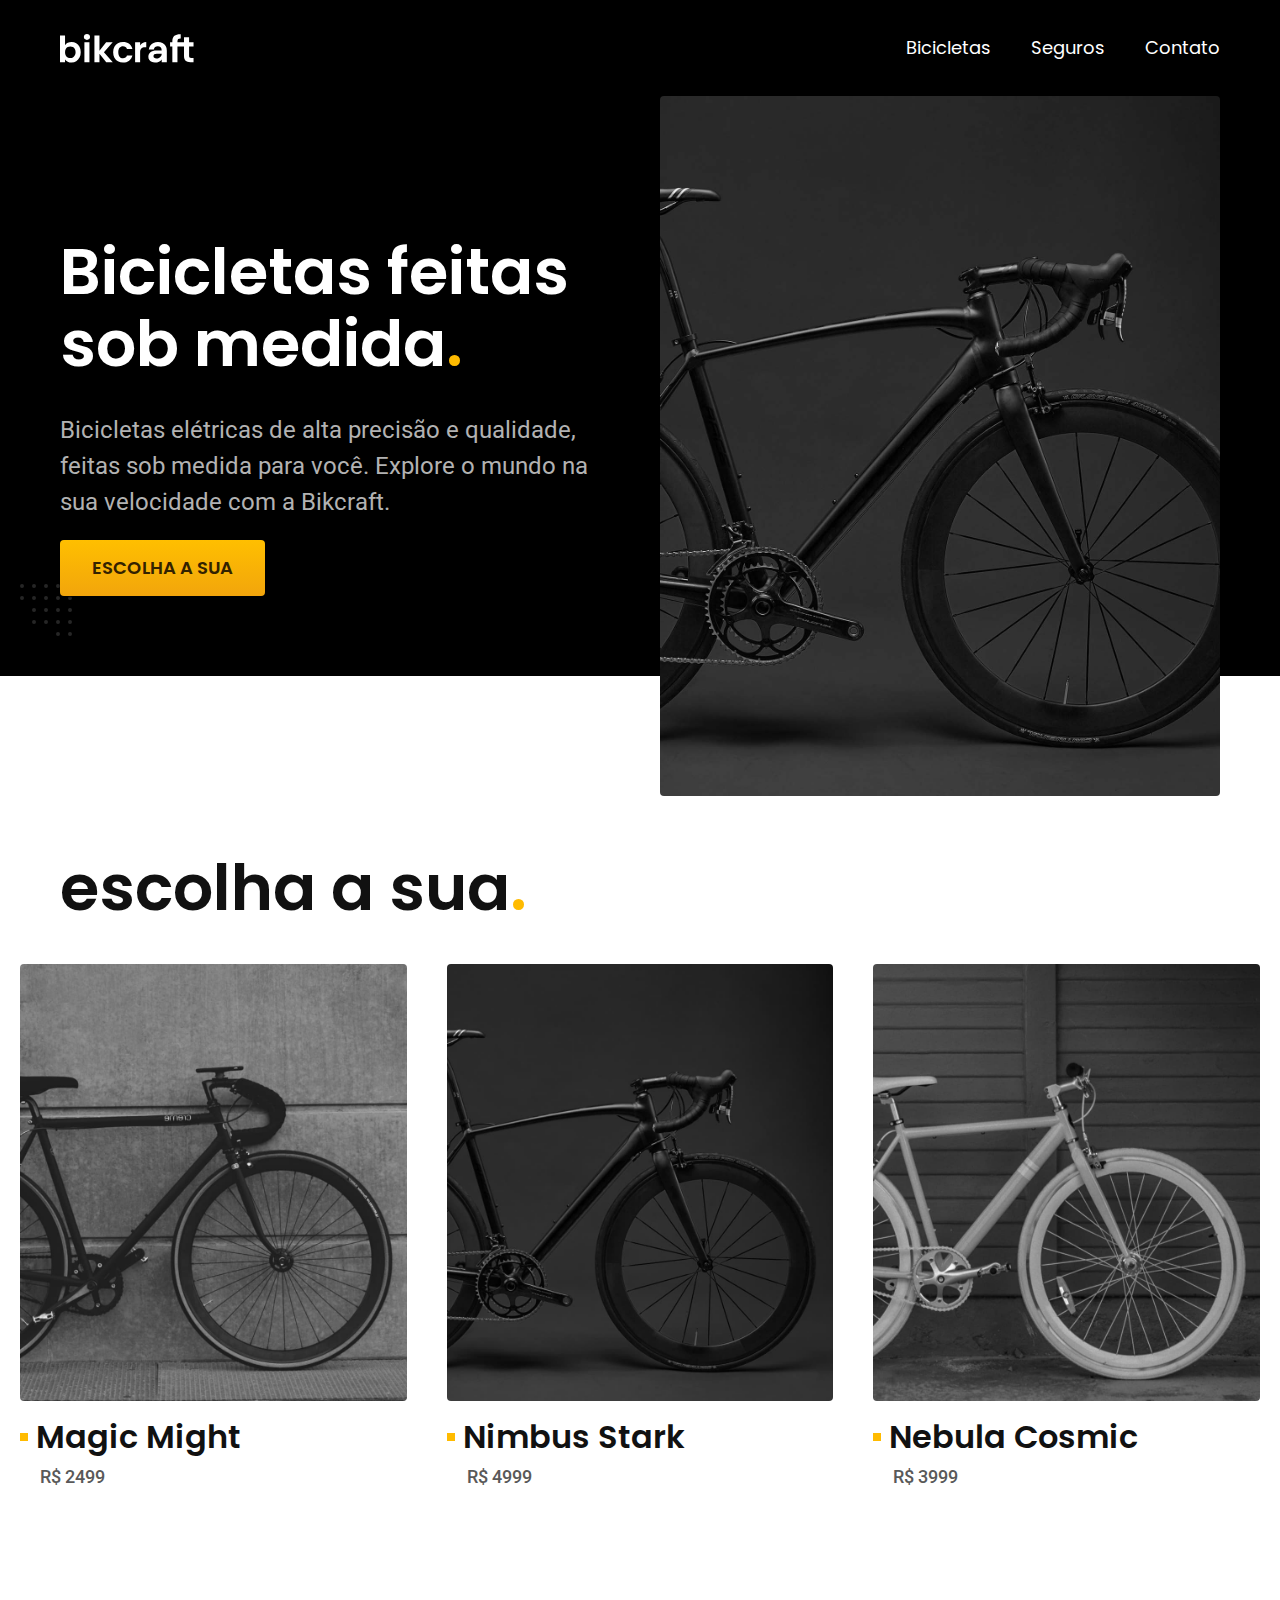
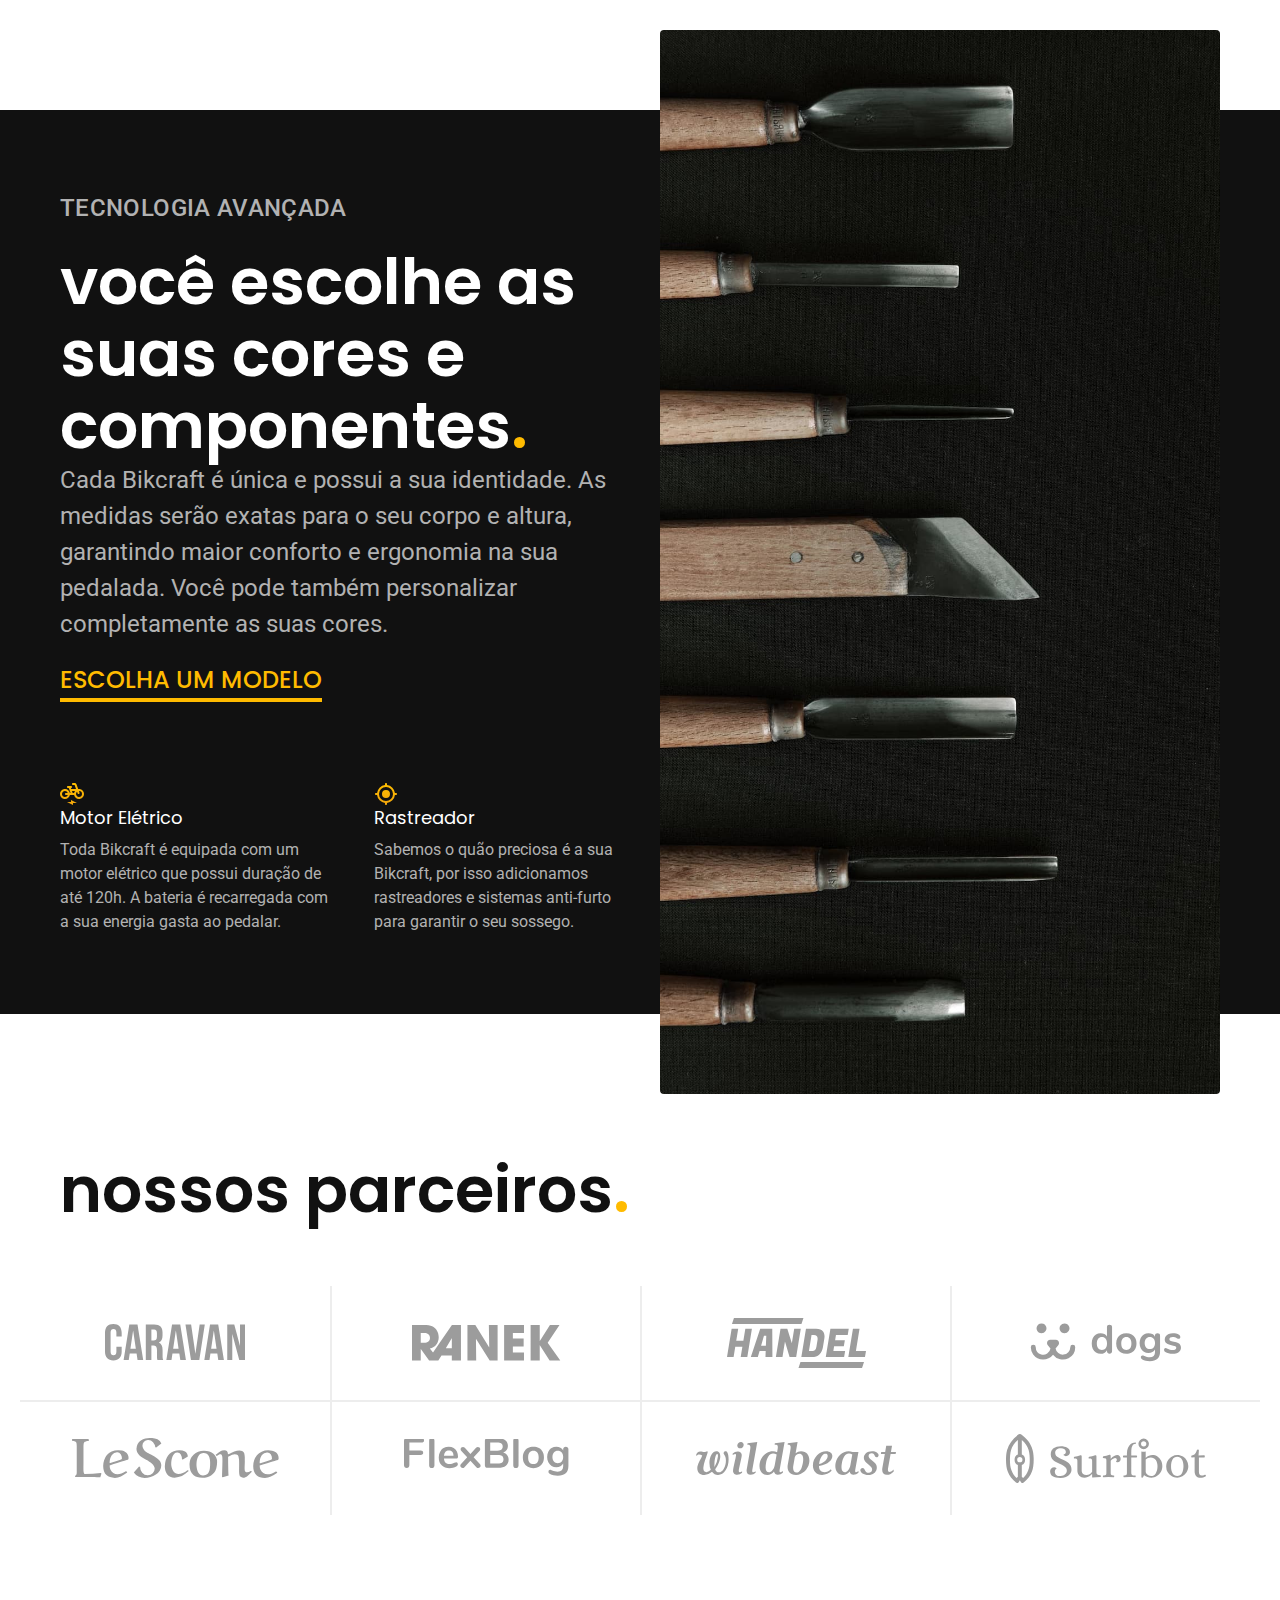
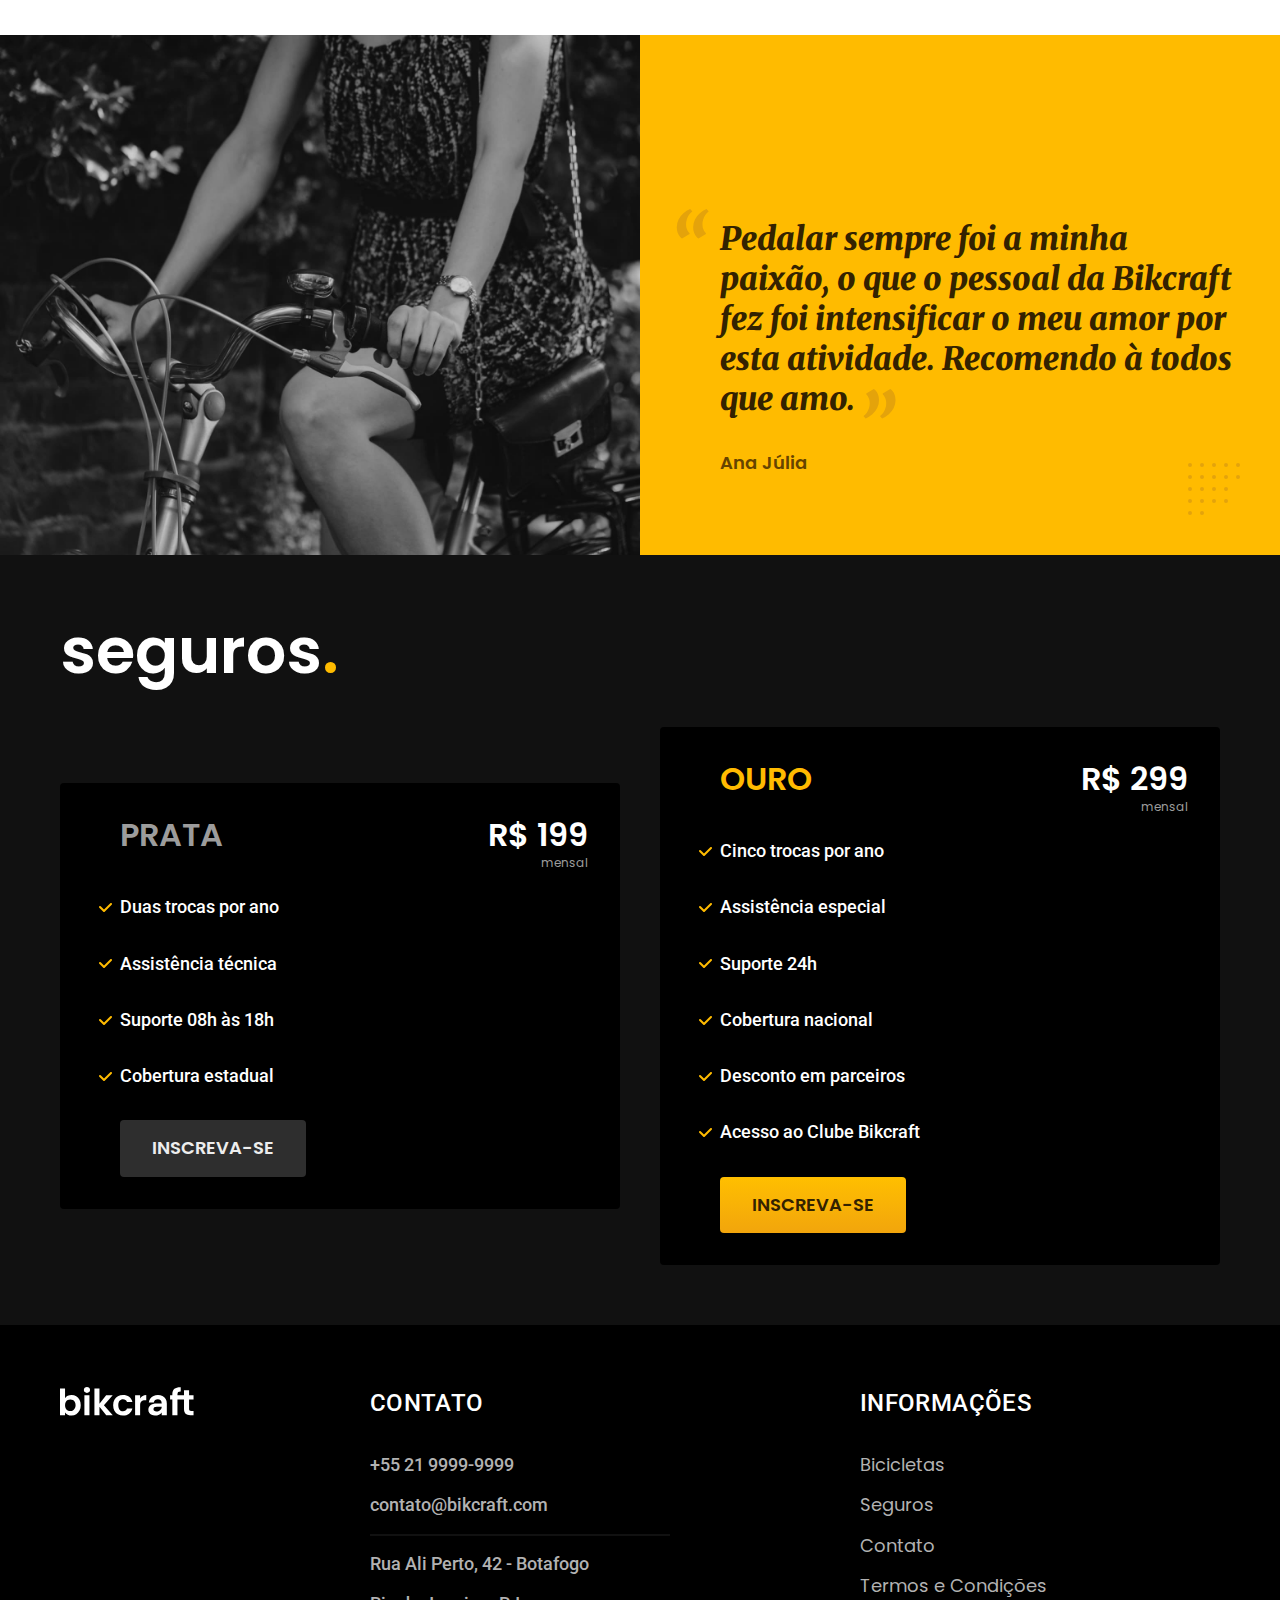
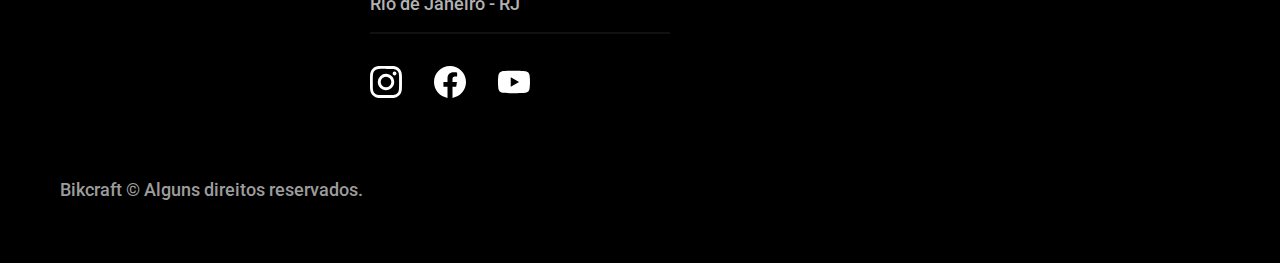
<file: index.html>
<!DOCTYPE html>
<html lang="pt-br">

<head>
  <meta charset="UTF-8">
  <meta http-equiv="X-UA-Compatible" content="IE=edge">
  <meta name="viewport" content="width=device-width, initial-scale=1.0">
  <meta name="description"
    content="Bicicletas elétricas de alta precisão e qualidade,  feitas sob medida para o cliente. Explore o mundo na sua velocidade com a Bikcraft.">

  <title>Bikcraft - Bicicletas Elétricas</title>

  <link rel="preload" href="./css/style.css" as="style">
  <link rel="stylesheet" href="./css/style.css">

  <!--Tipografia-->
  <link rel="preconnect" href="https://fonts.googleapis.com">
  <link rel="preconnect" href="https://fonts.gstatic.com" crossorigin>
  <link
    href="https://fonts.googleapis.com/css2?family=Merriweather:ital,wght@1,900&family=Poppins:wght@400;600&family=Roboto:wght@400;500&display=swap"
    rel="stylesheet">

</head>

<body>

  <header class="header-bg">
    <div class="header container">

      <a href="./"><img src="./img/bikcraft.svg" width="136" height="32" alt="Bikcraft"></a>

      <nav aria-label="primaria">
        <ul class="header-menu font-1-m cor-0">
          <li><a href="./bicicletas.html">Bicicletas</a></li>
          <li><a href="./seguros.html">Seguros</a></li>
          <li><a href="./contato">Contato</a></li>
        </ul>
      </nav>
    </div>
  </header>

  <main class="introducao-bg">
    <div class="introducao container">
      <div class="introducao-conteudo">
        <h1 class="font-1-xxl cor-0">Bicicletas feitas sob medida<span class="cor-p1">.</span></h1>
        <p class="font-2-l cor-5">Bicicletas elétricas de alta precisão e qualidade, feitas sob medida para você.
          Explore o mundo na sua
          velocidade com a Bikcraft.</p>
        <a class="btn" href="./bicicletas.html">Escolha a sua</a>
      </div>

      <picture>
        <source media="(max-width: 800px)" srcset="./img/bicicletas/nimbus.jpg">
        <img src="./img/fotos/introducao.jpg" width="1280" height="1600" alt="Bicicleta elétrica preta">
      </picture>

    </div>
  </main>

  <article class="bicicletas-lista">
    <h2 class=" container font-1-xxl">escolha a sua<span class="cor-p1">.</span></h2>
    <ul>
      <li>
        <a href="./bicicletas/magic.html">
          <img src="./img/bicicletas/magic-home.jpg" width="920" height="1040" alt="Bicicleta Preta">
          <h3 class="font-1-xl">Magic Might</h3>
          <span class="font-2-m cor-8">R$ 2499</span>
        </a>
      </li>

      <li>
        <a href="./bicicletas/nimbus.html">
          <img src="./img/bicicletas/nimbus-home.jpg" width="920" height="1040" alt="Bicicleta Preta">
          <h3 class="font-1-xl">Nimbus Stark</h3>
          <span class="font-2-m cor-8">R$ 4999</span>
        </a>
      </li>

      <li>
        <a href="./bicicletas/nebula.html">
          <img src="./img/bicicletas/nebula-home.jpg" width="920" height="1040" alt="Bicicleta Preta">
          <h3 class="font-1-xl">Nebula Cosmic</h3>
          <span class="font-2-m cor-8">R$ 3999</span>
        </a>
      </li>
    </ul>
  </article>

  <article class="tecnologia-bg">
    <div class="tecnologia container">
      <div class="tecnologia-conteudo">
        <span class="font-2-l-b cor-5">Tecnologia Avançada</span>
        <h2 class="font-1-xxl cor-0">você escolhe as suas cores e componentes<span class="cor-p1">.</span></h2>
        <p class="font-2-l cor-5">Cada Bikcraft é única e possui a sua identidade. As medidas serão exatas para o seu
          corpo e altura, garantindo maior conforto e ergonomia na sua pedalada. Você pode também personalizar
          completamente as suas cores.</p>
        <a class="link" href="./bicicletas.html">Escolha um modelo</a>
        <div class="tecnologia-vantagens">
          <div>
            <img src="./img/icones/eletrica.svg" width="24" height="24" alt="">
            <h3 class="font-1-m cor-0">Motor Elétrico</h3>
            <p class="font-2-s cor-5">Toda Bikcraft é equipada com um motor elétrico que possui duração de até 120h. A
              bateria é recarregada com a sua energia gasta ao pedalar.</p>
          </div>
          <div>
            <img src="./img/icones/rastreador.svg" width="24" height="24" alt="">
            <h3 class="font-1-m cor-0">Rastreador</h3>
            <p class="font-2-s cor-5">Sabemos o quão preciosa é a sua Bikcraft, por isso adicionamos rastreadores e
              sistemas anti-furto para garantir o seu sossego.</p>
          </div>
        </div>
      </div>
      <div class="tecnologia-imagem">
        <img src="./img/fotos/tecnologia.jpg" width="1200" height="1920" alt="">
      </div>
    </div>
  </article>

  <section class="parceiros" aria-label="Nossos Parceiros">
    <h2 class=" container font-1-xxl">nossos parceiros<span class="cor-p1">.</span></h2>
    <ul>
      <li><img src="./img/parceiros/caravan.svg" width="140" height="38" alt="caravan"></li>
      <li><img src="./img/parceiros/ranek.svg" width="149" height="36" alt="ranek"></li>
      <li><img src="./img/parceiros/handel.svg" width="139" height="50" alt="handel"></li>
      <li><img src="./img/parceiros/dogs.svg" width="152" height="39" alt="dogs"></li>
      <li><img src="./img/parceiros/lescone.svg" width="208" height="41" alt="lescone"></li>
      <li><img src="./img/parceiros/flexblog.svg" width="165" height="38" alt="flexblog"></li>
      <li><img src="./img/parceiros/wildbeast.svg" width="200" height="49" alt="wildbeast"></li>
      <li><img src="./img/parceiros/surfbot.svg" width="200" height="49" alt="surfbot"></li>
    </ul>
  </section>

  <section class="depoimento" aria-label="Depoimento">
    <div>
      <img src="./img/fotos/depoimento.jpg" width="1560" height="1360"  alt="Pessoa pedalando uma bicicleta Bikcraft">
    </div>
    <div class="depoimento-conteudo">
      <blockquote class="font-1-xl cor-p5">
        <p>Pedalar sempre foi a minha paixão, o que o pessoal da Bikcraft fez foi intensificar o meu amor por esta
          atividade. Recomendo à todos que amo.</p>
      </blockquote>
      <span class="font-1-m-b cor-p4">Ana Júlia</span>
    </div>
  </section>

  <article class="seguros-bg">
    <div class="seguros container">
      <h2 class="font-1-xxl cor-0">seguros<span class="cor-p1">.</span></h2>
      <div class="seguros-item">
        <h3 class="font-1-xl cor-6">PRATA</h3>
        <span class="font-1-xl cor-0">R$ 199 <span class="font-1-xs cor-6">mensal</span></span>
        <ul class="font-2-m cor-0">
          <li>Duas trocas por ano</li>
          <li>Assistência técnica</li>
          <li>Suporte 08h às 18h</li>
          <li>Cobertura estadual</li>
        </ul>
        <a class="btn secundario" href="./orcamento.html">Inscreva-se</a>
      </div>

      <div class="seguros-item">
        <h3 class="font-1-xl cor-p1">OURO</h3>
        <span class="font-1-xl cor-0">R$ 299 <span class="font-1-xs cor-6">mensal</span></span>
        <ul class="font-2-m cor-0">
          <li>Cinco trocas por ano</li>
          <li>Assistência especial</li>
          <li>Suporte 24h</li>
          <li>Cobertura nacional</li>
          <li>Desconto em parceiros</li>
          <li>Acesso ao Clube Bikcraft</li>
        </ul>
        <a class="btn" href="./orcamento.html">Inscreva-se</a>
      </div>
    </div>
  </article>

  <footer class="footer-bg">
    <div class="footer container">
      <img src="./img/bikcraft.svg" width="136" height="32"  alt="Bikcraft">
      <div class="footer-contato">
        <h3 class="font-2-l-b cor-0">Contato</h3>
        <ul class="font-2-m cor-5">
          <li><a href="tel:+552199999999">+55 21 9999-9999</a></li>
          <li><a href="mailto:contato@bikcraft.com">contato@bikcraft.com</a></li>
          <li>Rua Ali Perto, 42 - Botafogo</li>
          <li>Rio de Janeiro - RJ</li>
        </ul>
        <div class="footer-redes">
          <a href="./">
            <img src="./img/redes/instagram.svg" width="32" height="32"  alt="Instagram">
          </a>
          <a href="./">
            <img src="./img/redes/facebook.svg" width="32" height="32" alt="Facebook">
          </a>
          <a href="./">
            <img src="./img/redes/youtube.svg"  width="32" height="32" alt="Youtube">
          </a>
        </div>
      </div>
      <div class="footer-informacoes">
        <h3 class="font-2-l-b cor-0">Informações</h3>
        <nav>
          <ul class="font-1-m cor-5">
            <li><a href="./bicicletas.html">Bicicletas</a></li>
            <li><a href="./seguros.html">Seguros</a></li>
            <li><a href="./contato.html">Contato</a></li>
            <li><a href="./termos.html">Termos e Condições</a></li>
          </ul>
        </nav>
      </div>
      <p class="footer-copy font-2-m cor-6">Bikcraft © Alguns direitos reservados.</p>
    </div>
  </footer>
</body>
</html>
</file>
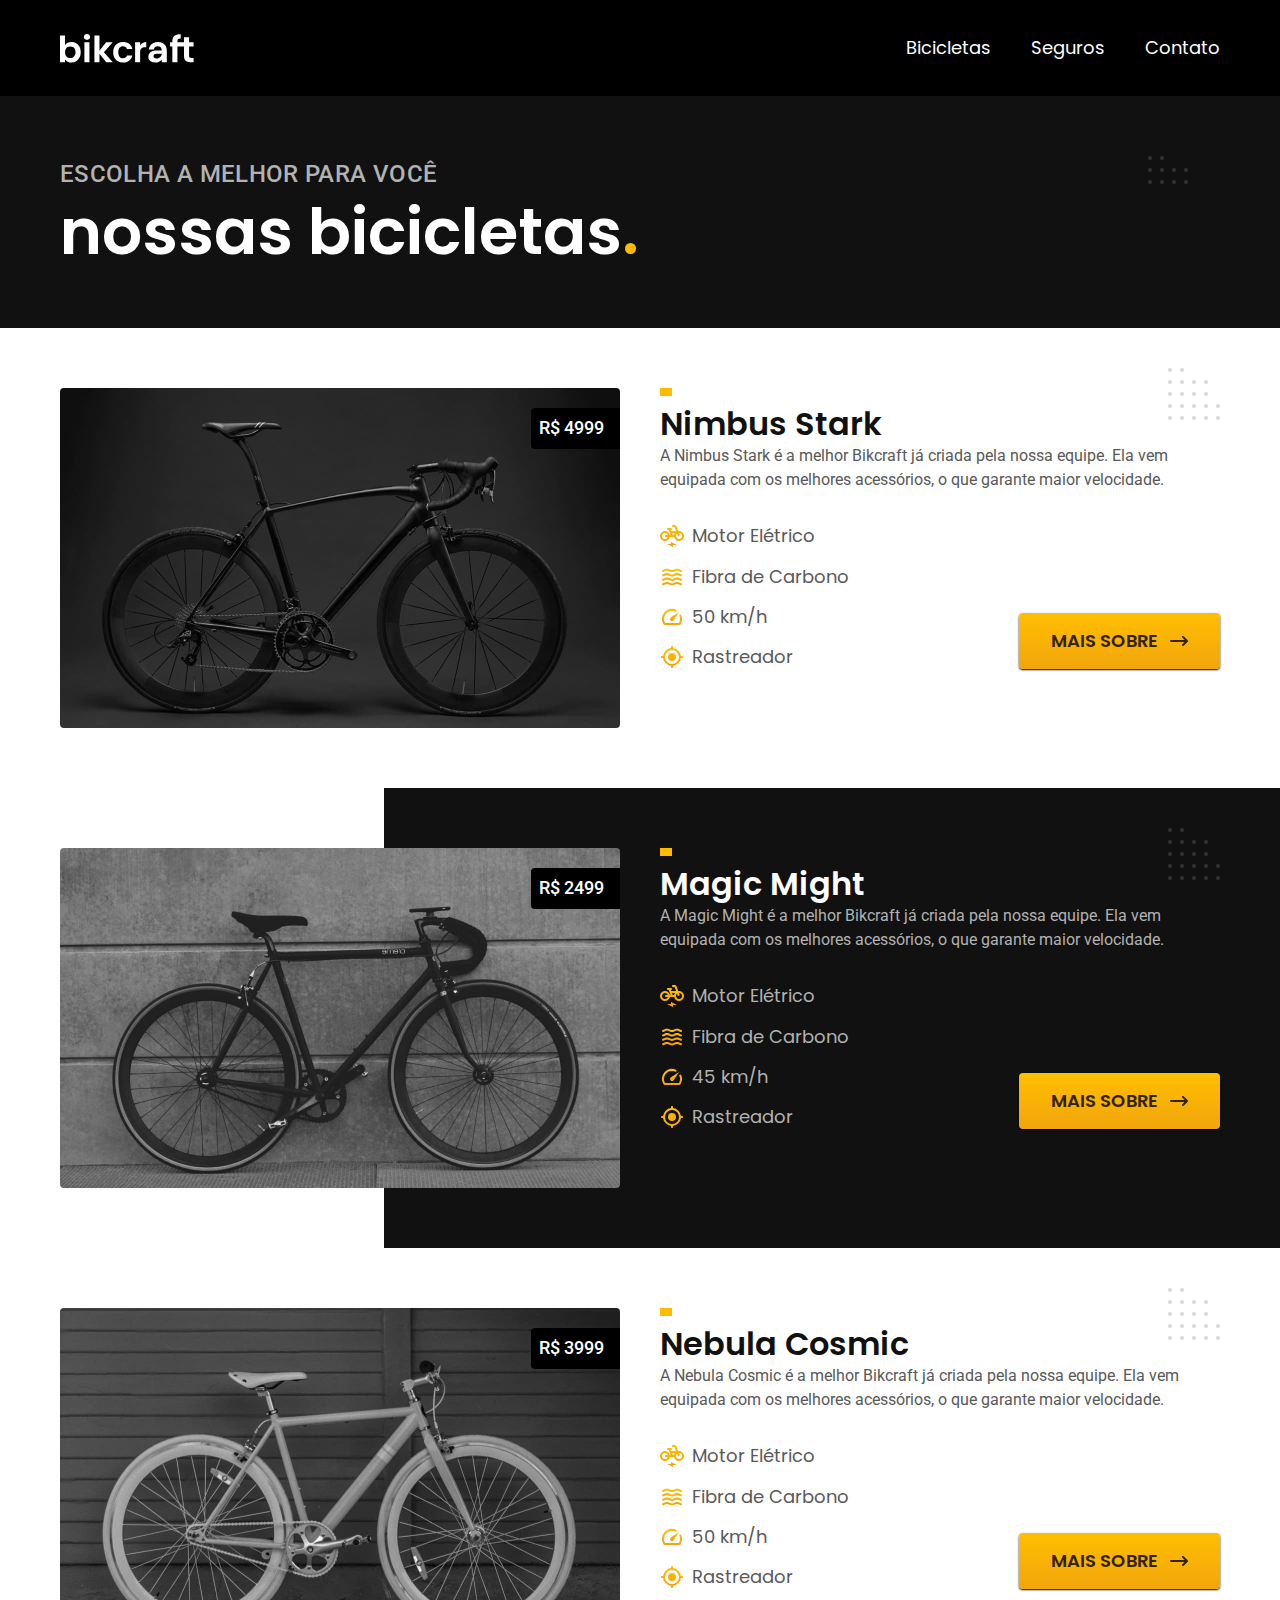
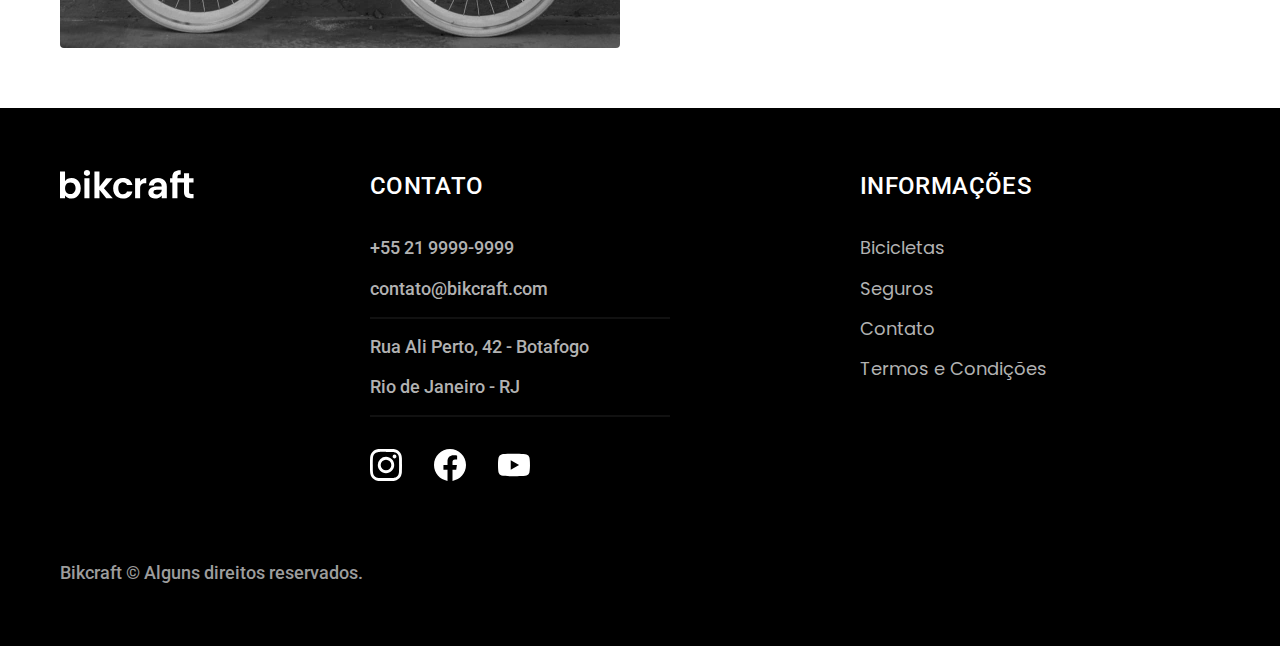
<file: bicicletas.html>
<!DOCTYPE html>
<html lang="pt-br">

<head>
  <meta charset="UTF-8">
  <meta http-equiv="X-UA-Compatible" content="IE=edge">
  <meta name="viewport" content="width=device-width, initial-scale=1.0">
  <meta name="description" content="Termos e Condições">

  <title>Bicicletas | Bikcraft</title>

  <link rel="preload" href="./css/style.css" as="style">
  <link rel="stylesheet" href="./css/style.css">

  <!--Tipografia-->
  <link rel="preconnect" href="https://fonts.googleapis.com">
  <link rel="preconnect" href="https://fonts.gstatic.com" crossorigin>
  <link
    href="https://fonts.googleapis.com/css2?family=Merriweather:ital,wght@1,900&family=Poppins:wght@400;600&family=Roboto:wght@400;500&display=swap"
    rel="stylesheet">

</head>

<body id="bicicletas">
  <header class="header-bg">
    <div class="header container">
      <a href="./">
        <img src="./img/bikcraft.svg" alt="Bikcraft">
      </a>

      <nav aria-label="primaria">
        <ul class="header-menu font-1-m cor-0">
          <li><a href="./bicicletas.html">Bicicletas</a></li>
          <li><a href="./seguros.html">Seguros</a></li>
          <li><a href="./contato.html">Contato</a></li>
        </ul>
      </nav>
    </div>
  </header>

  <main>
    <div class="titulo-bg">
      <div class="titulo container">
        <p class="font-2-l-b cor-5">Escolha a melhor para você</p>
        <h1 class="font-1-xxl cor-0">nossas bicicletas<span class="cor-p1">.</span></h1>
      </div>
    </div>

    <div class="bicicletas container">
      <div class="bicicletas-imagem">
        <img src="./img/bicicletas/nimbus.jpg" alt="Bicicleta preta">
        <span class="font-2-m cor-0">R$ 4999</span>
      </div>
      <div class="bicicletas-conteudo">
        <h2 class="font-1-xl">Nimbus Stark</h2>
        <p class="font-2-s cor-8">A Nimbus Stark é a melhor Bikcraft já criada pela nossa equipe. Ela vem equipada com
          os melhores acessórios, o que garante maior velocidade.</p>
        <ul class="font-1-m cor-8">
          <li>
            <img src="./img/icones/eletrica.svg" alt="">
            Motor Elétrico
          </li>
          <li>
            <img src="./img/icones/carbono.svg" alt="">
            Fibra de Carbono
          </li>
          <li>
            <img src="./img/icones/velocidade.svg" alt="">
            50 km/h
          </li>
          <li>
            <img src="./img/icones/rastreador.svg" alt="">
            Rastreador
          </li>
        </ul>
        <a class="btn seta" href="./bicicletas/nimbus.html">Mais Sobre</a>
      </div>
    </div>

    <div class="bicicletas-bg">
      <div class="bicicletas container">
        <div class="bicicletas-imagem">
          <img src="./img/bicicletas/magic.jpg" alt="Bicicleta preta">
          <span class="font-2-m cor-0">R$ 2499</span>
        </div>
        <div class="bicicletas-conteudo">
          <h2 class="font-1-xl cor-0">Magic Might</h2>
          <p class="font-2-s cor-5">A Magic Might é a melhor Bikcraft já criada pela nossa equipe. Ela vem equipada com
            os melhores acessórios, o que garante maior velocidade.</p>
          <ul class="font-1-m cor-5">
            <li>
              <img src="./img/icones/eletrica.svg" alt="">
              Motor Elétrico
            </li>
            <li>
              <img src="./img/icones/carbono.svg" alt="">
              Fibra de Carbono
            </li>
            <li>
              <img src="./img/icones/velocidade.svg" alt="">
              45 km/h
            </li>
            <li>
              <img src="./img/icones/rastreador.svg" alt="">
              Rastreador
            </li>
          </ul>
          <a class="btn seta" href="./bicicletas/magic.html">Mais Sobre</a>
        </div>
      </div>
    </div>

    <div class="bicicletas container">
      <div class="bicicletas-imagem">
        <img src="./img/bicicletas/nebula.jpg" alt="Bicicleta preta">
        <span class="font-2-m cor-0">R$ 3999</span>
      </div>
      <div class="bicicletas-conteudo">
        <h2 class="font-1-xl">Nebula Cosmic</h2>
        <p class="font-2-s cor-8">A Nebula Cosmic é a melhor Bikcraft já criada pela nossa equipe. Ela vem equipada com
          os melhores acessórios, o que garante maior velocidade.</p>
        <ul class="font-1-m cor-8">
          <li>
            <img src="./img/icones/eletrica.svg" alt="">
            Motor Elétrico
          </li>
          <li>
            <img src="./img/icones/carbono.svg" alt="">
            Fibra de Carbono
          </li>
          <li>
            <img src="./img/icones/velocidade.svg" alt="">
            50 km/h
          </li>
          <li>
            <img src="./img/icones/rastreador.svg" alt="">
            Rastreador
          </li>
        </ul>
        <a class="btn seta" href="./bicicletas/nebula.html">Mais Sobre</a>
      </div>
    </div>

  </main>

  <footer class="footer-bg">
    <div class="footer container">
      <img src="./img/bikcraft.svg" alt="Bikcraft">
      <div class="footer-contato">
        <h3 class="font-2-l-b cor-0">Contato</h3>
        <ul class="font-2-m cor-5">
          <li><a href="tel:+552199999999">+55 21 9999-9999</a></li>
          <li><a href="mailto:contato@bikcraft.com">contato@bikcraft.com</a></li>
          <li>Rua Ali Perto, 42 - Botafogo</li>
          <li>Rio de Janeiro - RJ</li>
        </ul>
        <div class="footer-redes">
          <a href="./">
            <img src="./img/redes/instagram.svg" alt="Instagram">
          </a>
          <a href="./">
            <img src="./img/redes/facebook.svg" alt="Facebook">
          </a>
          <a href="./">
            <img src="./img/redes/youtube.svg" alt="Youtube">
          </a>
        </div>
      </div>
      <div class="footer-informacoes">
        <h3 class="font-2-l-b cor-0">Informações</h3>
        <nav>
          <ul class="font-1-m cor-5">
            <li><a href="./bicicletas.html">Bicicletas</a></li>
            <li><a href="./seguros.html">Seguros</a></li>
            <li><a href="./contato.html">Contato</a></li>
            <li><a href="./termos.html">Termos e Condições</a></li>
          </ul>
        </nav>
      </div>
      <p class="footer-copy font-2-m cor-6">Bikcraft © Alguns direitos reservados.</p>
    </div>
  </footer>
</body>

</html>
</file>
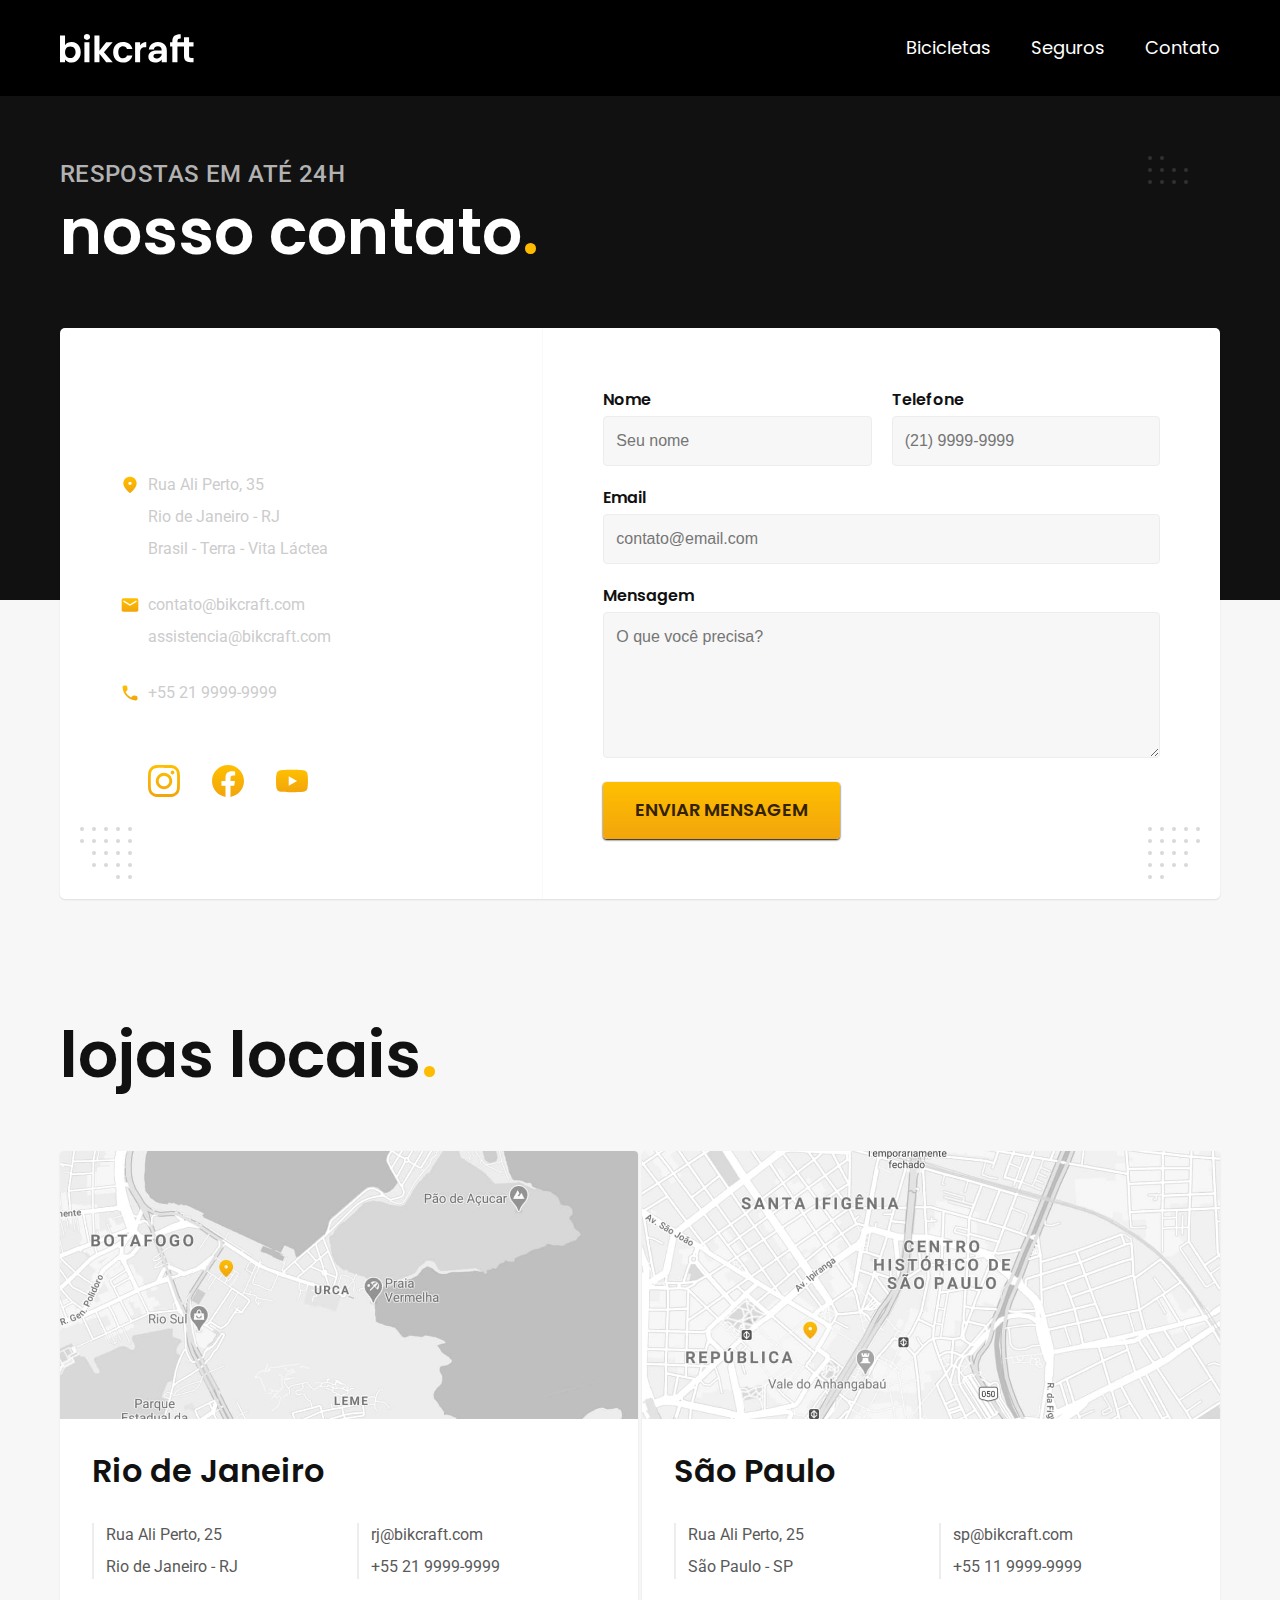
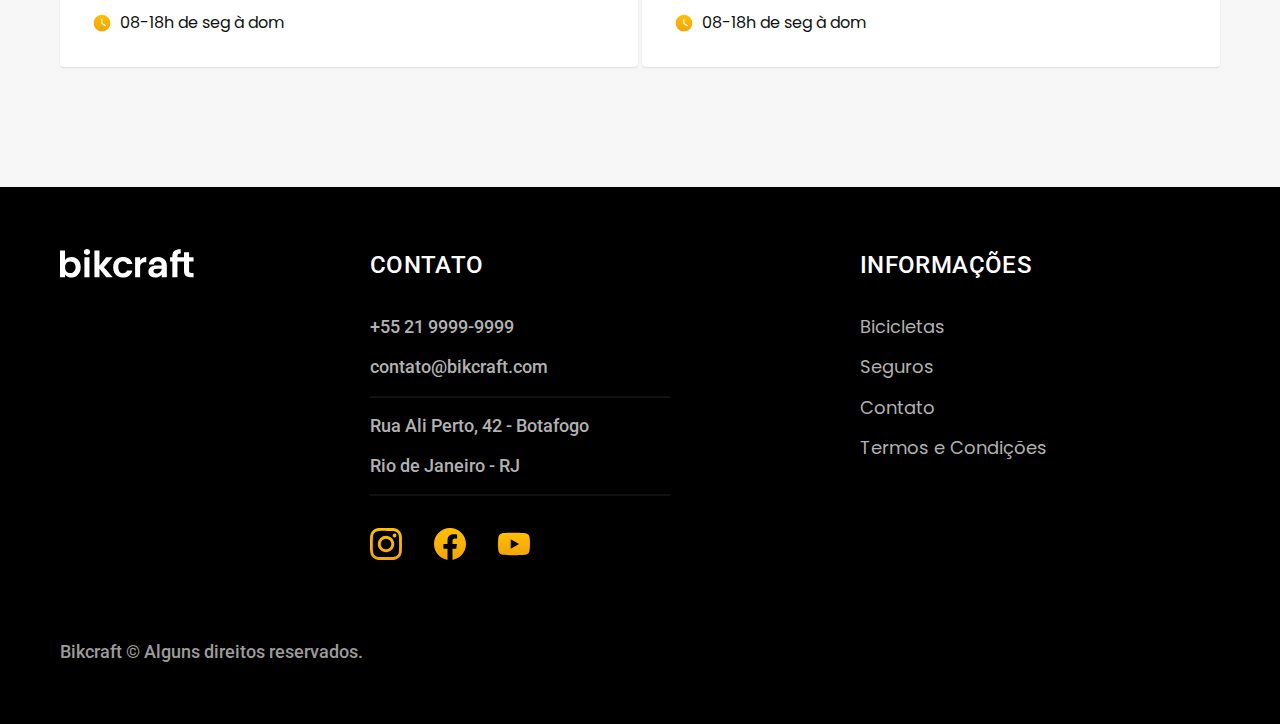
<file: contato.html>
<!DOCTYPE html>
<html lang="pt-br">

<head>
  <meta charset="UTF-8">
  <meta http-equiv="X-UA-Compatible" content="IE=edge">
  <meta name="viewport" content="width=device-width, initial-scale=1.0">
  <meta name="description" content="Termos e Condições">

  <title>Contato | Bikcraft</title>

  <link rel="preload" href="./css/style.css" as="style">
  <link rel="stylesheet" href="./css/style.css">

  <!--Tipografia-->
  <link rel="preconnect" href="https://fonts.googleapis.com">
  <link rel="preconnect" href="https://fonts.gstatic.com" crossorigin>
  <link
    href="https://fonts.googleapis.com/css2?family=Merriweather:ital,wght@1,900&family=Poppins:wght@400;600&family=Roboto:wght@400;500&display=swap"
    rel="stylesheet">
</head>

<body id="contato">



  <header class=" header-bg">
    <div class="header container">

      <a href="./"><img src="./img/bikcraft.svg" alt="Bikcraft"></a>

      <nav aria-label="primaria">
        <ul class="header-menu font-1-m cor-0">
          <li><a href="./bicicletas.html">Bicicletas</a></li>
          <li><a href="./seguros.html">Seguros</a></li>
          <li><a href="./contato">Contato</a></li>
        </ul>
      </nav>
    </div>
  </header>

  <main>
    <div class="titulo-bg">
      <div class="titulo container">
        <p class="font-2-l-b cor-5">Respostas em até 24h</p>
        <h1 class="font-1-xxl cor-0">nosso contato<span class="cor-p1">.</span></h1>
      </div>
    </div>

    <div class="contato container">
      <section class="contato-dados" aria-label="Endereço">
        <h2 class="font-1-m cor-0">Loja Online</h2>
        <div class="contato-endereco font-2-s cor-4">
          <p>Rua Ali Perto, 35</p>
          <p>Rio de Janeiro - RJ</p>
          <p>Brasil - Terra - Vita Láctea</p>
        </div>
        <address class="contato-meios font-2-s cor-4">
          <a href="mailto:contato@bikcraft.com">contato@bikcraft.com</a>
          <a href="mailto:assistencia@bikcraft.com">assistencia@bikcraft.com</a>
          <a href="tel:+552199999999">+55 21 9999-9999</a>
        </address>
        <div class="contato-redes">
          <a href="./">
            <img src="./img/redes/instagram-p.svg" alt="Instagram">
          </a>
          <a href="./">
            <img src="./img/redes/facebook-p.svg" alt="Facebook">
          </a>
          <a href="./">
            <img src="./img/redes/youtube-p.svg" alt="Youtube">
          </a>
        </div>
      </section>
      <section class="contato-formulario" aria-label="Formulário">
        <form class="form" action="./contato.html">
          <div>
            <label for="nome">Nome</label>
            <input type="text" id="nome" name="nome" placeholder="Seu nome">
          </div>
          <div>
            <label for="telefone">Telefone</label>
            <input type="text" id="telefone" name="telefone" placeholder="(21) 9999-9999">
          </div>
          <div class="col-2">
            <label for="email">Email</label>
            <input type="email" id="email" name="email" placeholder="contato@email.com">
          </div>
          <div class="col-2">
            <label for="mensagem">Mensagem</label>
            <textarea rows="5" id="mensagem" name="mensagem" placeholder="O que você precisa?"></textarea>
          </div>
          <button class="btn col-2">Enviar Mensagem</button>
        </form>
      </section>
    </div>
  </main>

  <article class="lojas container">
    <h2 class="font-1-xxl">lojas locais<span class="cor-p1">.</span></h2>
    <div class="lojas-item">
      <img src="./img/lojas/rj.jpg" alt="mapa marcando o endereço em Rua Ali Perto, 25 - Rio de Janeiro - RJ">
      <div class="lojas-conteudo">
        <h3 class="font-1-xl">Rio de Janeiro</h3>
        <div class="lojas-dados font-2-s cor-8">
          <p>Rua Ali Perto, 25</p>
          <p>Rio de Janeiro - RJ</p>
        </div>
        <div class="lojas-dados font-2-s cor-8">
          <a href="mailto:rj@bikcraft.com">rj@bikcraft.com</a>
          <a href="tel:+552199999999">+55 21 9999-9999</a>
        </div>
        <p class="lojas-tempo font-1-s"><img src="./img/icones/horario.svg" alt="">08-18h de seg à dom</p>
      </div>
    </div>

    <div class="lojas-item">
      <img src="./img/lojas/sp.jpg" alt="mapa marcando o endereço em Rua Ali Perto, 25 - São Paulo - SP">
      <div class="lojas-conteudo">
        <h3 class="font-1-xl">São Paulo</h3>
        <div class="lojas-dados font-2-s cor-8">
          <p>Rua Ali Perto, 25</p>
          <p>São Paulo - SP</p>
        </div>
        <div class="lojas-dados font-2-s cor-8">
          <a href="mailto:sp@bikcraft.com">sp@bikcraft.com</a>
          <a href="tel:+551199999999">+55 11 9999-9999</a>
        </div>
        <p class="lojas-tempo font-1-s"><img src="./img/icones/horario.svg" alt="">08-18h de seg à dom</p>
      </div>
    </div>
  </article>



  <footer class="footer-bg">
    <div class="footer container">
      <img src="./img/bikcraft.svg" alt="Bikcraft">
      <div class="footer-contato">
        <h3 class="font-2-l-b cor-0">Contato</h3>
        <ul class="font-2-m cor-5">
          <li><a href="tel:+552199999999">+55 21 9999-9999</a></li>
          <li><a href="mailto:contato@bikcraft.com">contato@bikcraft.com</a></li>
          <li>Rua Ali Perto, 42 - Botafogo</li>
          <li>Rio de Janeiro - RJ</li>
        </ul>
        <div class="footer-redes">
          <a href="./">
            <img src="./img/redes/instagram-p.svg" alt="Instagram">
          </a>
          <a href="./">
            <img src="./img/redes/facebook-p.svg" alt="Facebook">
          </a>
          <a href="./">
            <img src="./img/redes/youtube-p.svg" alt="Youtube">
          </a>
        </div>
      </div>
      <div class="footer-informacoes">
        <h3 class="font-2-l-b cor-0">Informações</h3>
        <nav>
          <ul class="font-1-m cor-5">
            <li><a href="./bicicletas.html">Bicicletas</a></li>
            <li><a href="./seguros.html">Seguros</a></li>
            <li><a href="./contato.html">Contato</a></li>
            <li><a href="./termos.html">Termos e Condições</a></li>
          </ul>
        </nav>
      </div>
      <p class="footer-copy font-2-m cor-6">Bikcraft © Alguns direitos reservados.</p>
    </div>
  </footer>


</body>

</html>
</file>
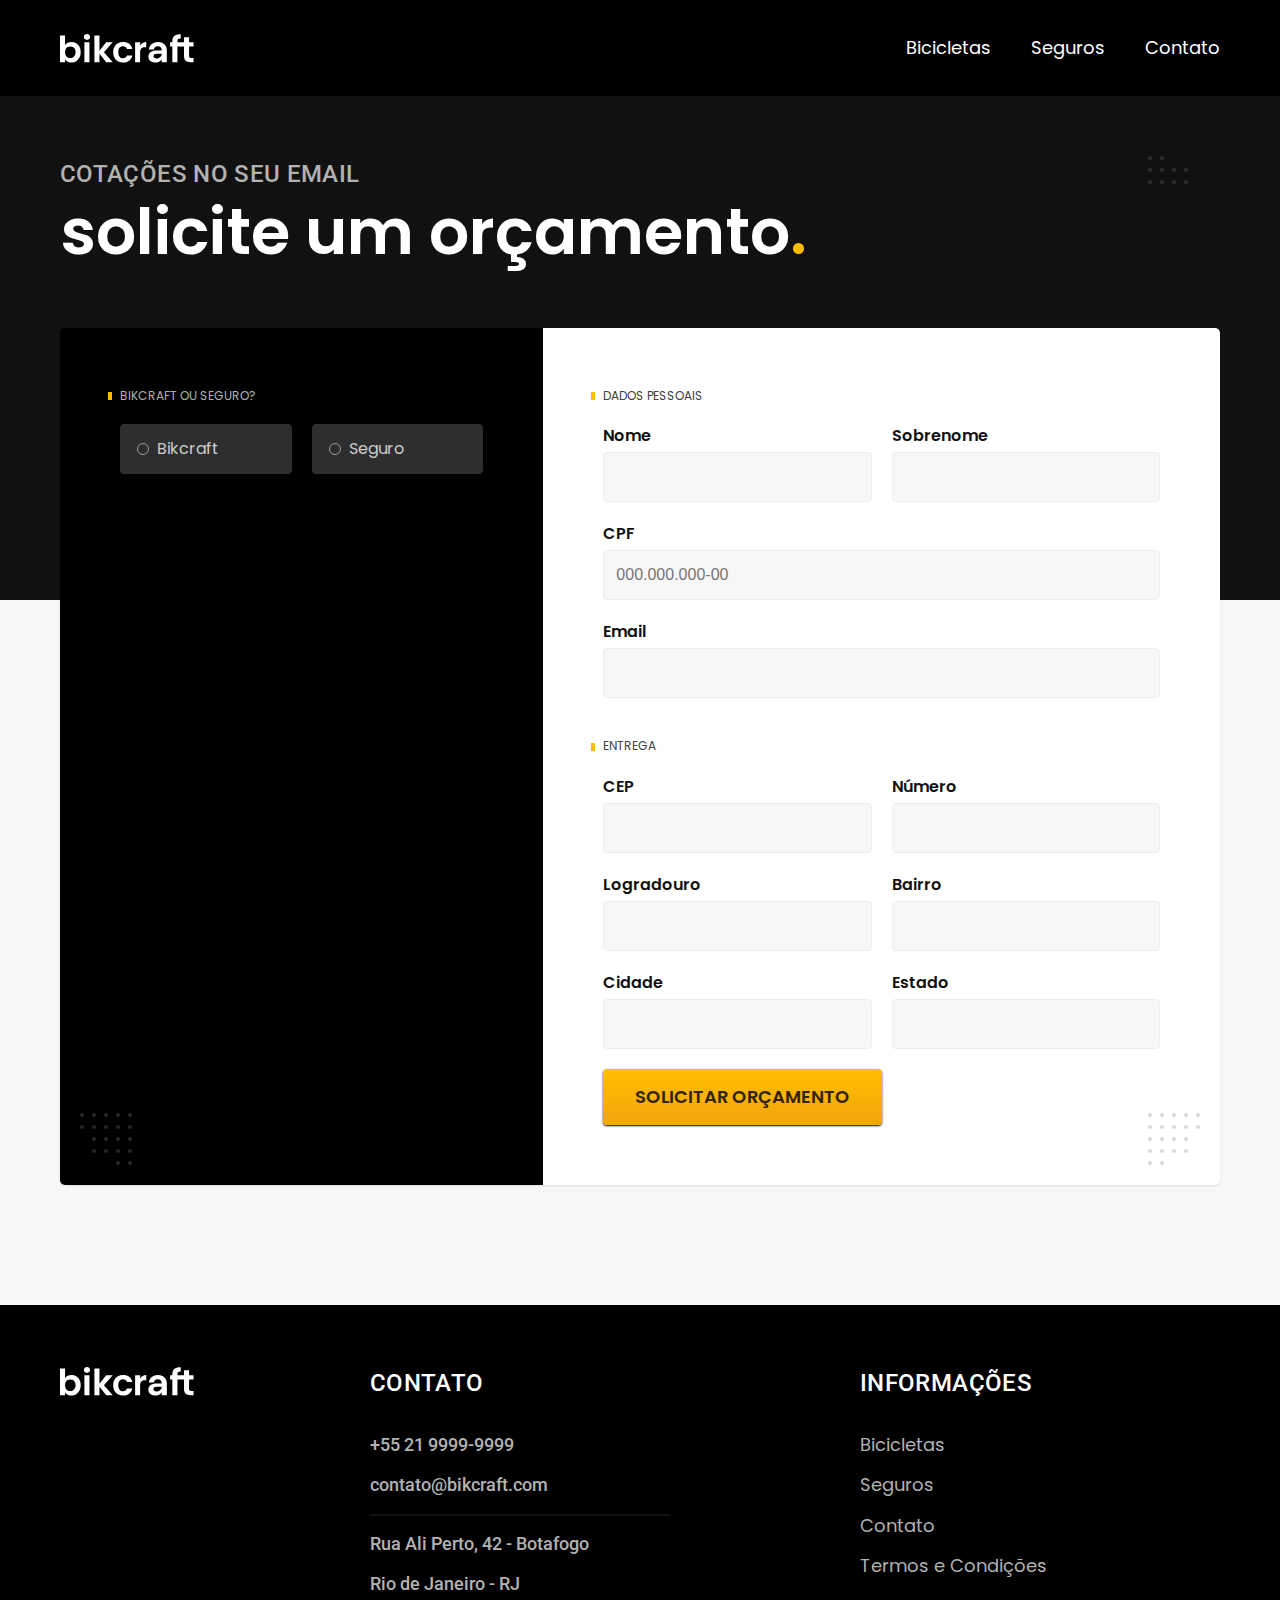
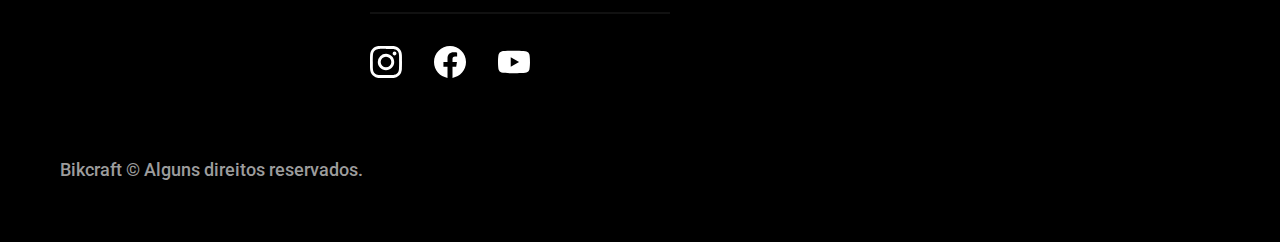
<file: orcamento.html>
<!DOCTYPE html>
<html lang="pt-br">

<head>
  <meta charset="UTF-8">
  <meta http-equiv="X-UA-Compatible" content="IE=edge">
  <meta name="viewport" content="width=device-width, initial-scale=1.0">
  <meta name="description" content="Termos e Condições">

  <title>Orçamento| Bikcraft</title>

  <link rel="preload" href="./css/style.css" as="style">
  <link rel="stylesheet" href="./css/style.css">

  <!--Tipografia-->
  <link rel="preconnect" href="https://fonts.googleapis.com">
  <link rel="preconnect" href="https://fonts.gstatic.com" crossorigin>
  <link
    href="https://fonts.googleapis.com/css2?family=Merriweather:ital,wght@1,900&family=Poppins:wght@400;600&family=Roboto:wght@400;500&display=swap"
    rel="stylesheet">

</head>

<body id="orcamento">
  <header class="header-bg">
    <div class="header container">
      <a href="./">
        <img src="./img/bikcraft.svg" alt="Bikcraft">
      </a>

      <nav aria-label="primaria">
        <ul class="header-menu font-1-m cor-0">
          <li><a href="./bicicletas.html">Bicicletas</a></li>
          <li><a href="./seguros.html">Seguros</a></li>
          <li><a href="./contato.html">Contato</a></li>
        </ul>
      </nav>
    </div>
  </header>

  <main>
    <div class="titulo-bg">
      <div class="titulo container">
        <p class="font-2-l-b cor-5">Cotações no seu email</p>
        <h1 class="font-1-xxl cor-0">solicite um orçamento<span class="cor-p1">.</span></h1>
      </div>
    </div>

    <form class="orcamento container" action="./orcamento.html">
      <div class="orcamento-produto">
        <h2 class="font-1-xs cor-5">Bikcraft ou Seguro?</h2>

        <input type="radio" name="tipo" value="bikcraft" id="bikcraft">
        <label for="bikcraft">Bikcraft</label>

        <input type="radio" name="tipo" value="seguro" id="seguro">
        <label for="seguro">Seguro</label>

        <div class="orcamento-conteudo" id="orcamento-bikcraft">
          <h2 class="font-1-xs cor-5">Escolha a sua</h2>

          <input type="radio" name="produto" value="nimbus" id="nimbus">
          <label for="nimbus">Nimbus Stark <span>R$ 4999</span></label>
          <div class="orcamento-detalhes">
            <ul class="font-1-xs cor-8">
              <li><img src="./img/icones/eletrica.svg" alt=""> Motor Elétrico</li>
              <li><img src="./img/icones/carbono.svg" alt=""> Fibra de Carbono</li>
              <li><img src="./img/icones/velocidade.svg" alt=""> 50 km/h</li>
              <li><img src="./img/icones/rastreador.svg" alt=""> Rastreador</li>
            </ul>
            <img src="./img/bicicletas/nimbus.jpg" alt="Bicicleta preta">
          </div>

          <input type="radio" name="produto" value="magic" id="magic">
          <label for="magic">Magic Might <span>R$ 2499</span></label>
          <div class="orcamento-detalhes">
            <ul class="font-1-xs cor-8">
              <li><img src="./img/icones/eletrica.svg" alt=""> Motor Elétrico</li>
              <li><img src="./img/icones/carbono.svg" alt=""> Fibra de Carbono</li>
              <li><img src="./img/icones/velocidade.svg" alt=""> 45 km/h</li>
              <li><img src="./img/icones/rastreador.svg" alt=""> Rastreador</li>
            </ul>
            <img src="./img/bicicletas/magic.jpg" alt="Bicicleta preta">
          </div>

          <input type="radio" name="produto" value="nebula" id="nebula">
          <label for="nebula">Nebula Cosmic <span>R$ 3999</span></label>
          <div class="orcamento-detalhes">
            <ul class="font-1-xs cor-8">
              <li><img src="./img/icones/eletrica.svg" alt=""> Motor Elétrico</li>
              <li><img src="./img/icones/carbono.svg" alt=""> Fibra de Carbono</li>
              <li><img src="./img/icones/velocidade.svg" alt=""> 40 km/h</li>
              <li><img src="./img/icones/rastreador.svg" alt=""> Rastreador</li>
            </ul>
            <img src="./img/bicicletas/nebula.jpg" alt="Bicicleta branca">
          </div>

        </div>

        <div class="orcamento-conteudo" id="orcamento-seguro">
          <h2 class="font-1-xs cor-5">Escolha o plano</h2>

          <input type="radio" name="produto" value="prata" id="prata">
          <label for="prata">Prata <span>R$ 199</span></label>

          <input type="radio" name="produto" value="ouro" id="ouro">
          <label for="ouro">Ouro <span>R$ 299</span></label>
        </div>
      </div>
      <div class="orcamento-dados form">
        <h2 class="font-1-xs cor-9 col-2">dados pessoais</h2>
        <div>
          <label for="nome">Nome</label>
          <input type="text" id="nome" name="nome">
        </div>
        <div>
          <label for="sobrenome">Sobrenome</label>
          <input type="text" id="sobrenome" name="sobrenome">
        </div>
        <div class="col-2">
          <label for="cpf">CPF</label>
          <input type="text" id="cpf" name="cpf" placeholder="000.000.000-00">
        </div>
        <div class="col-2">
          <label for="email">Email</label>
          <input type="email" id="email" name="email">
        </div>
        <h2 class="font-1-xs cor-9 col-2">entrega</h2>
        <div>
          <label for="cep">CEP</label>
          <input type="text" id="cep" name="cep">
        </div>
        <div>
          <label for="numero">Número</label>
          <input type="text" id="numero" name="numero">
        </div>
        <div>
          <label for="logradouro">Logradouro</label>
          <input type="text" id="logradouro" name="logradouro">
        </div>
        <div>
          <label for="bairro">Bairro</label>
          <input type="text" id="bairro" name="bairro">
        </div>
        <div>
          <label for="cidade">Cidade</label>
          <input type="text" id="cidade" name="cidade">
        </div>
        <div>
          <label for="estado">Estado</label>
          <input type="text" id="estado" name="estado">
        </div>
        <button class="btn col-2">Solicitar Orçamento</button>
      </div>
    </form>
  </main>

  <footer class="footer-bg">
    <div class="footer container">
      <img src="./img/bikcraft.svg" alt="Bikcraft">
      <div class="footer-contato">
        <h3 class="font-2-l-b cor-0">Contato</h3>
        <ul class="font-2-m cor-5">
          <li><a href="tel:+552199999999">+55 21 9999-9999</a></li>
          <li><a href="mailto:contato@bikcraft.com">contato@bikcraft.com</a></li>
          <li>Rua Ali Perto, 42 - Botafogo</li>
          <li>Rio de Janeiro - RJ</li>
        </ul>
        <div class="footer-redes">
          <a href="./">
            <img src="./img/redes/instagram.svg" alt="Instagram">
          </a>
          <a href="./">
            <img src="./img/redes/facebook.svg" alt="Facebook">
          </a>
          <a href="./">
            <img src="./img/redes/youtube.svg" alt="Youtube">
          </a>
        </div>
      </div>
      <div class="footer-informacoes">
        <h3 class="font-2-l-b cor-0">Informações</h3>
        <nav>
          <ul class="font-1-m cor-5">
            <li><a href="./bicicletas.html">Bicicletas</a></li>
            <li><a href="./seguros.html">Seguros</a></li>
            <li><a href="./contato.html">Contato</a></li>
            <li><a href="./termos.html">Termos e Condições</a></li>
          </ul>
        </nav>
      </div>
      <p class="footer-copy font-2-m cor-6">Bikcraft © Alguns direitos reservados.</p>
    </div>
  </footer>
</body>

</html>
</file>
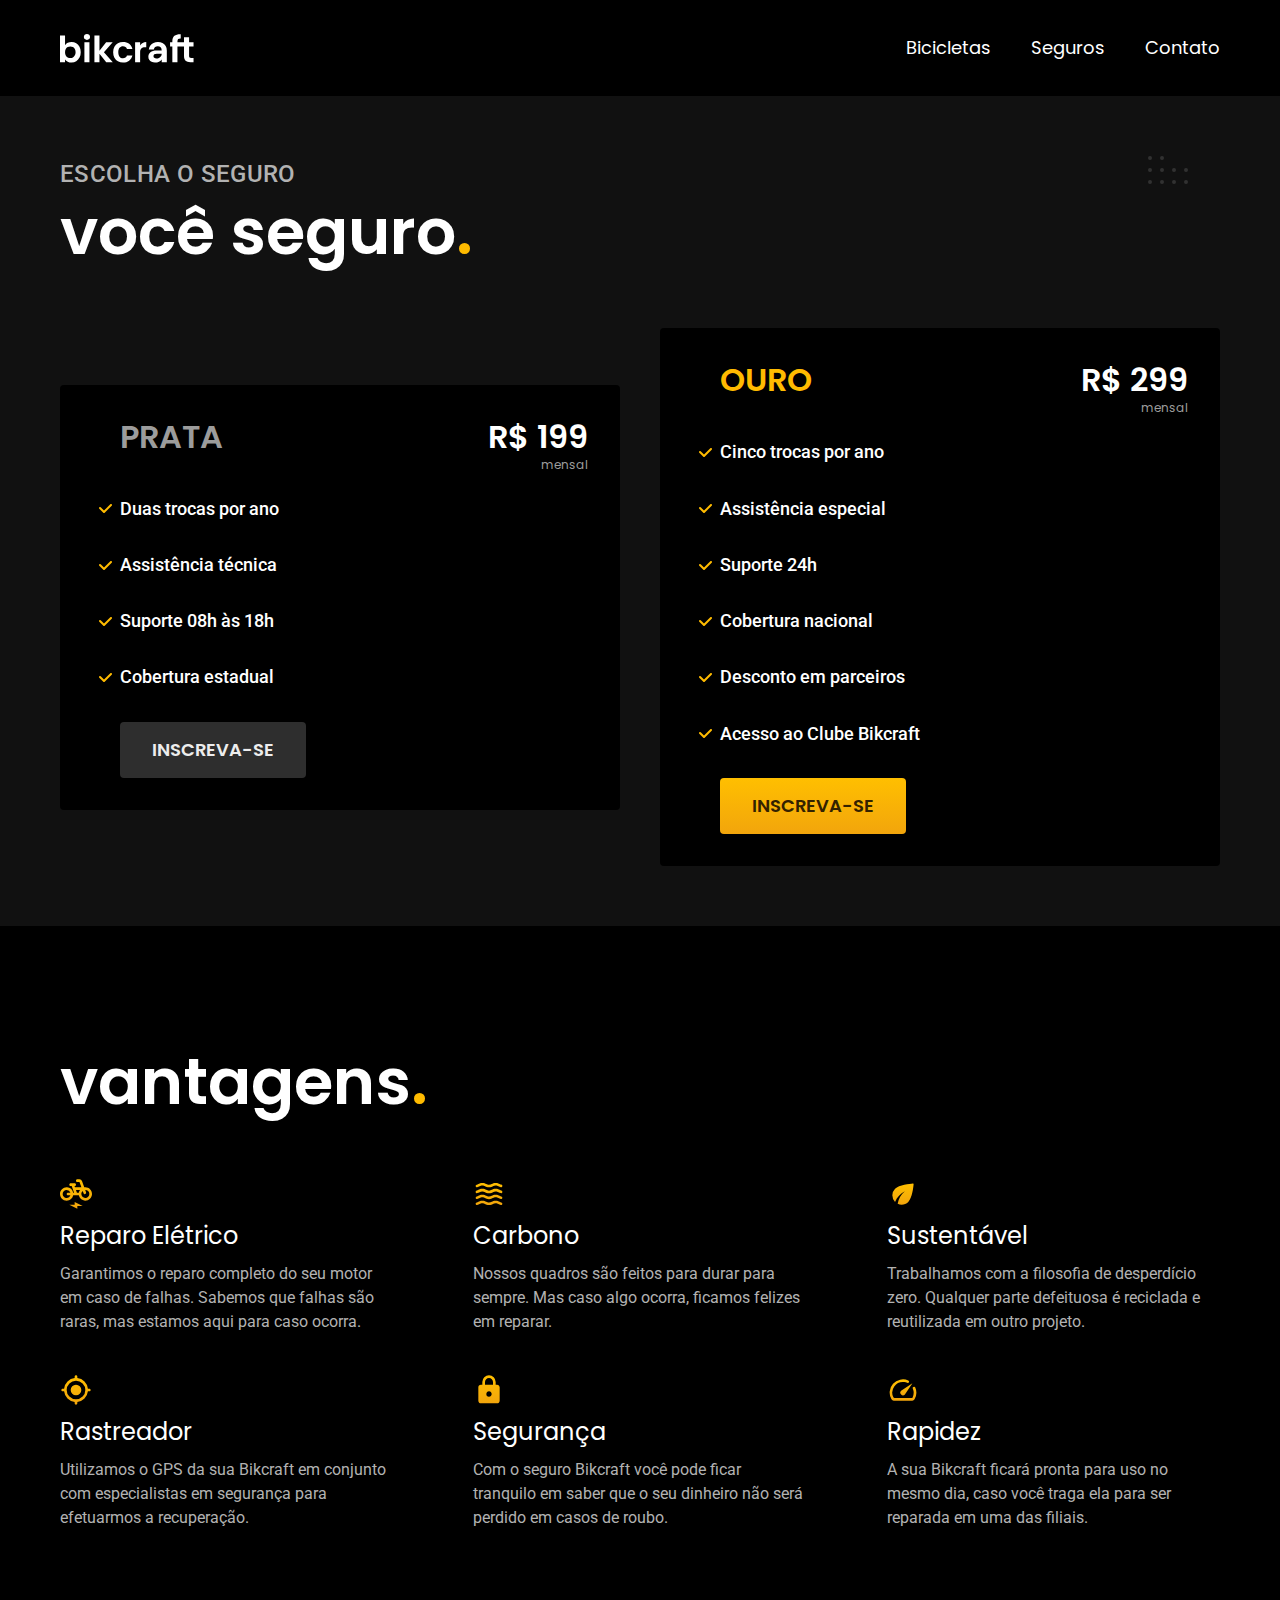
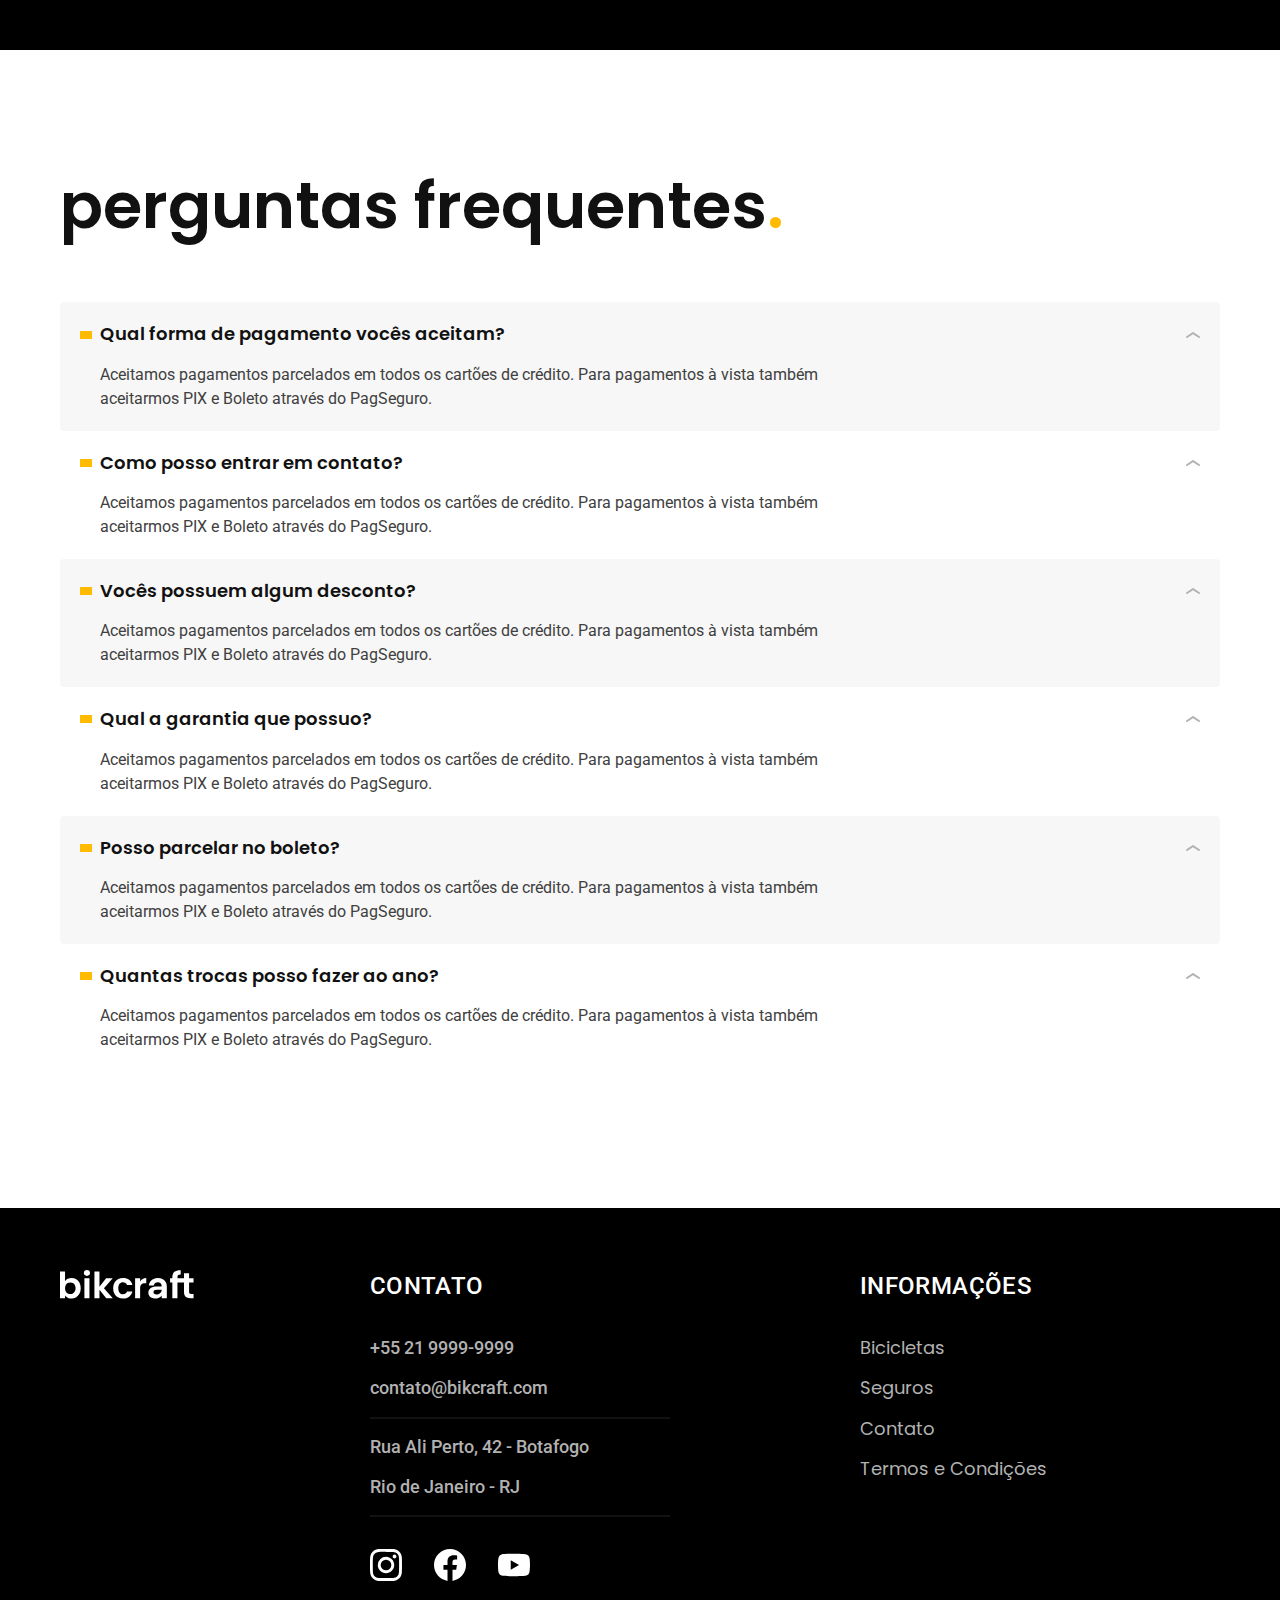
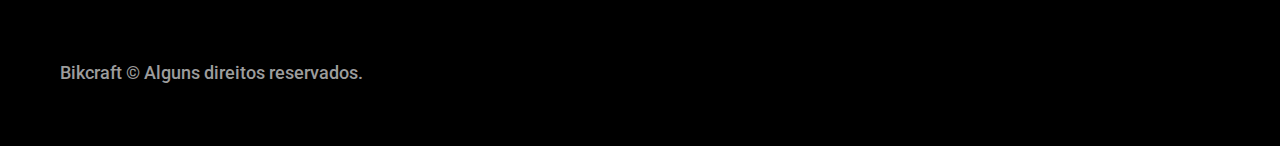
<file: seguros.html>
<!DOCTYPE html>
<html lang="pt-br">

<head>
  <meta charset="UTF-8">
  <meta http-equiv="X-UA-Compatible" content="IE=edge">
  <meta name="viewport" content="width=device-width, initial-scale=1.0">
  <meta name="description" content="Termos e Condições">

  <title>Seguros | Bikcraft</title>

  <link rel="preload" href="./css/style.css" as="style">
  <link rel="stylesheet" href="./css/style.css">

  <!--Tipografia-->
  <link rel="preconnect" href="https://fonts.googleapis.com">
  <link rel="preconnect" href="https://fonts.gstatic.com" crossorigin>
  <link
    href="https://fonts.googleapis.com/css2?family=Merriweather:ital,wght@1,900&family=Poppins:wght@400;600&family=Roboto:wght@400;500&display=swap"
    rel="stylesheet">

</head>

<body id="seguros">

  <header class="header-bg">
    <div class="header container">

      <a href="./"><img src="./img/bikcraft.svg" alt="Bikcraft"></a>

      <nav aria-label="primaria">
        <ul class="header-menu font-1-m cor-0">
          <li><a href="./bicicletas.html">Bicicletas</a></li>
          <li><a href="./seguros.html">Seguros</a></li>
          <li><a href="./contato">Contato</a></li>
        </ul>
      </nav>
    </div>
  </header>

  <main class="seguros-bg">
    <div class="titulo-bg">
      <div class="titulo container">
        <p class="font-2-l-b cor-5">Escolha o seguro</p>
        <h1 class="font-1-xxl cor-0">você seguro<span class="cor-p1">.</span></h1>
      </div>
    </div>


    <div class="seguros container">

      <div class="seguros-item">
        <h3 class="font-1-xl cor-6">PRATA</h3>
        <span class="font-1-xl cor-0">R$ 199 <span class="font-1-xs cor-6">mensal</span></span>
        <ul class="font-2-m cor-0">
          <li>Duas trocas por ano</li>
          <li>Assistência técnica</li>
          <li>Suporte 08h às 18h</li>
          <li>Cobertura estadual</li>
        </ul>
        <a class="btn secundario" href="./orcamento.html">Inscreva-se</a>
      </div>

      <div class="seguros-item">
        <h3 class="font-1-xl cor-p1">OURO</h3>
        <span class="font-1-xl cor-0">R$ 299 <span class="font-1-xs cor-6">mensal</span></span>
        <ul class="font-2-m cor-0">
          <li>Cinco trocas por ano</li>
          <li>Assistência especial</li>
          <li>Suporte 24h</li>
          <li>Cobertura nacional</li>
          <li>Desconto em parceiros</li>
          <li>Acesso ao Clube Bikcraft</li>
        </ul>
        <a class="btn" href="./orcamento.html">Inscreva-se</a>
      </div>
    </div>
  </main>

  <article class="vantagens-bg">
    <div class="vantagens container">
      <h2 class="font-1-xxl cor-0">vantagens<span class="cor-p1">.</span></h2>
      <ul>
        <li>
          <img src="./img/icones/eletrica.svg" alt="">
          <h3 class="font-1-l cor-0">Reparo Elétrico</h3>
          <p class="font-2-s cor-5">Garantimos o reparo completo do seu motor em caso de falhas. Sabemos que falhas são
            raras, mas estamos aqui para caso ocorra.</p>
        </li>
        <li>
          <img src="./img/icones/carbono.svg" alt="">
          <h3 class="font-1-l cor-0">Carbono</h3>
          <p class="font-2-s cor-5">Nossos quadros são feitos para durar para sempre. Mas caso algo ocorra, ficamos
            felizes em reparar.</p>
        </li>
        <li>
          <img src="./img/icones/sustentavel.svg" alt="">
          <h3 class="font-1-l cor-0">Sustentável</h3>
          <p class="font-2-s cor-5">Trabalhamos com a filosofia de desperdício zero. Qualquer parte defeituosa é
            reciclada e reutilizada em outro projeto.</p>
        </li>
        <li>
          <img src="./img/icones/rastreador.svg" alt="">
          <h3 class="font-1-l cor-0">Rastreador</h3>
          <p class="font-2-s cor-5">Utilizamos o GPS da sua Bikcraft em conjunto com especialistas em segurança para
            efetuarmos a recuperação.</p>
        </li>
        <li>
          <img src="./img/icones/seguro.svg" alt="">
          <h3 class="font-1-l cor-0">Segurança</h3>
          <p class="font-2-s cor-5">Com o seguro Bikcraft você pode ficar tranquilo em saber que o seu dinheiro não será
            perdido em casos de roubo.</p>
        </li>
        <li>
          <img src="./img/icones/velocidade.svg" alt="">
          <h3 class="font-1-l cor-0">Rapidez</h3>
          <p class="font-2-s cor-5">A sua Bikcraft ficará pronta para uso no mesmo dia, caso você traga ela para ser
            reparada em uma das filiais.</p>
        </li>
      </ul>
    </div>
  </article>

  <article class="perguntas container">
    <h2 class="font-1-xxl">perguntas frequentes<span class="cor-p1">.</span></h2>

    <dl>
      <div>
        <dt class="font-1-m-b">Qual forma de pagamento vocês aceitam?</dt>
        <dd class="font-2-s cor-9">Aceitamos pagamentos parcelados em todos os cartões de crédito. Para pagamentos à
          vista também aceitarmos PIX e Boleto através do PagSeguro.</dd>
      </div>
      <div>
        <dt class="font-1-m-b">Como posso entrar em contato?</dt>
        <dd class="font-2-s cor-9">Aceitamos pagamentos parcelados em todos os cartões de crédito. Para pagamentos à
          vista também aceitarmos PIX e Boleto através do PagSeguro.</dd>
      </div>
      <div>
        <dt class="font-1-m-b">Vocês possuem algum desconto?</dt>
        <dd class="font-2-s cor-9">Aceitamos pagamentos parcelados em todos os cartões de crédito. Para pagamentos à
          vista também aceitarmos PIX e Boleto através do PagSeguro.</dd>
      </div>
      <div>
        <dt class="font-1-m-b">Qual a garantia que possuo?</dt>
        <dd class="font-2-s cor-9">Aceitamos pagamentos parcelados em todos os cartões de crédito. Para pagamentos à
          vista também aceitarmos PIX e Boleto através do PagSeguro.</dd>
      </div>
      <div>
        <dt class="font-1-m-b">Posso parcelar no boleto?</dt>
        <dd class="font-2-s cor-9">Aceitamos pagamentos parcelados em todos os cartões de crédito. Para pagamentos à
          vista também aceitarmos PIX e Boleto através do PagSeguro.</dd>
      </div>
      <div>
        <dt class="font-1-m-b">Quantas trocas posso fazer ao ano?</dt>
        <dd class="font-2-s cor-9">Aceitamos pagamentos parcelados em todos os cartões de crédito. Para pagamentos à
          vista também aceitarmos PIX e Boleto através do PagSeguro.</dd>
      </div>
    </dl>
  </article>



  <footer class="footer-bg">
    <div class="footer container">
      <img src="./img/bikcraft.svg" alt="Bikcraft">
      <div class="footer-contato">
        <h3 class="font-2-l-b cor-0">Contato</h3>
        <ul class="font-2-m cor-5">
          <li><a href="tel:+552199999999">+55 21 9999-9999</a></li>
          <li><a href="mailto:contato@bikcraft.com">contato@bikcraft.com</a></li>
          <li>Rua Ali Perto, 42 - Botafogo</li>
          <li>Rio de Janeiro - RJ</li>
        </ul>
        <div class="footer-redes">
          <a href="./">
            <img src="./img/redes/instagram.svg" alt="Instagram">
          </a>
          <a href="./">
            <img src="./img/redes/facebook.svg" alt="Facebook">
          </a>
          <a href="./">
            <img src="./img/redes/youtube.svg" alt="Youtube">
          </a>
        </div>
      </div>
      <div class="footer-informacoes">
        <h3 class="font-2-l-b cor-0">Informações</h3>
        <nav>
          <ul class="font-1-m cor-5">
            <li><a href="./bicicletas.html">Bicicletas</a></li>
            <li><a href="./seguros.html">Seguros</a></li>
            <li><a href="./contato.html">Contato</a></li>
            <li><a href="./termos.html">Termos e Condições</a></li>
          </ul>
        </nav>
      </div>
      <p class="footer-copy font-2-m cor-6">Bikcraft © Alguns direitos reservados.</p>
    </div>
  </footer>


</body>

</html>
</file>
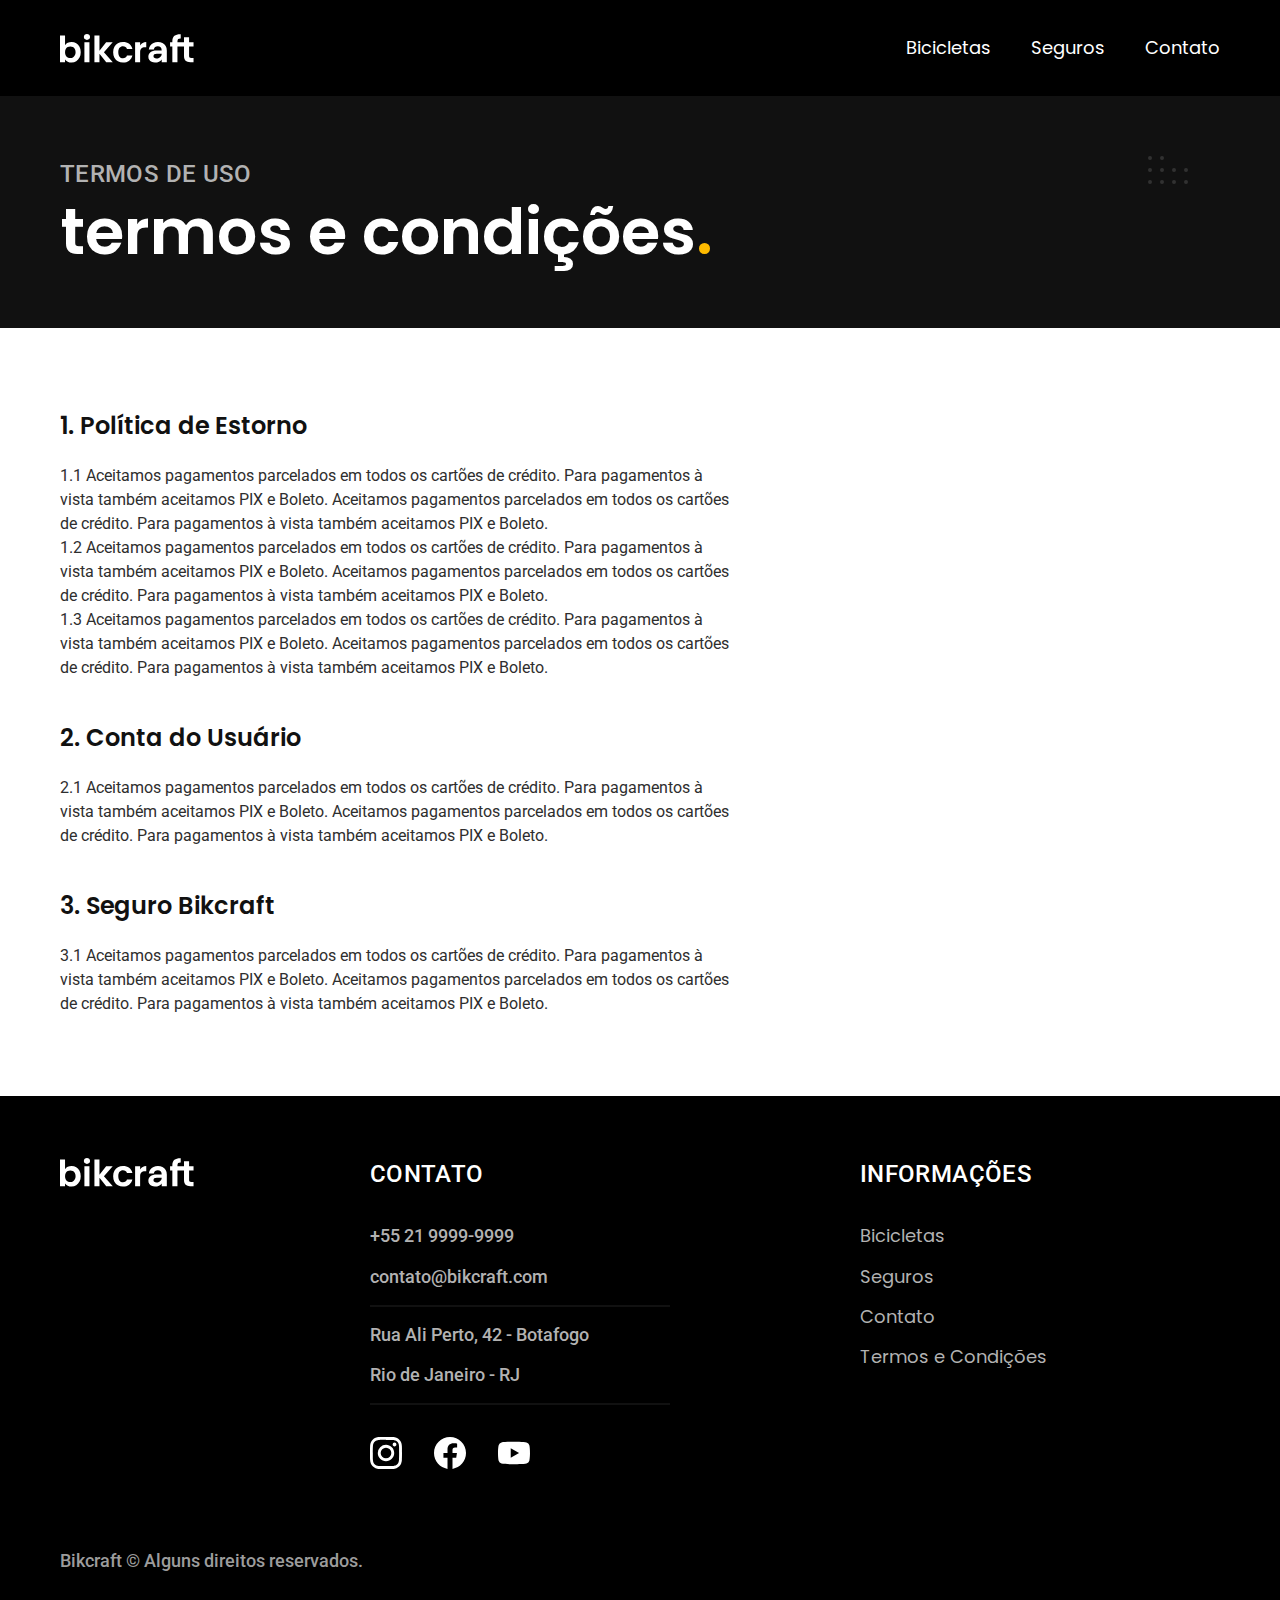
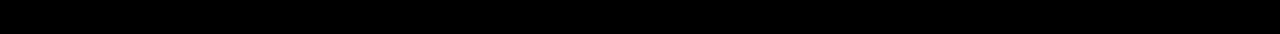
<file: termos.html>
<!DOCTYPE html>
<html lang="pt-br">

<head>
  <meta charset="UTF-8">
  <meta http-equiv="X-UA-Compatible" content="IE=edge">
  <meta name="viewport" content="width=device-width, initial-scale=1.0">
  <meta name="description" content="Termos e Condições">

  <title>Termos e Condições | Bikcraft</title>

  <link rel="preload" href="./css/style.css" as="style">
  <link rel="stylesheet" href="./css/style.css">

  <!--Tipografia-->
  <link rel="preconnect" href="https://fonts.googleapis.com">
  <link rel="preconnect" href="https://fonts.gstatic.com" crossorigin>
  <link
    href="https://fonts.googleapis.com/css2?family=Merriweather:ital,wght@1,900&family=Poppins:wght@400;600&family=Roboto:wght@400;500&display=swap"
    rel="stylesheet">

</head>

<body id="termos">

  <header class="header-bg">
    <div class="header container">

      <a href="./"><img src="./img/bikcraft.svg" alt="Bikcraft"></a>

      <nav aria-label="primaria">
        <ul class="header-menu font-1-m cor-0">
          <li><a href="./bicicletas.html">Bicicletas</a></li>
          <li><a href="./seguros.html">Seguros</a></li>
          <li><a href="./contato">Contato</a></li>
        </ul>
      </nav>
    </div>
  </header>

  <main>
    <div class="titulo-bg">
      <div class="titulo container">
        <p class="font-2-l-b cor-5">Termos de uso</p>
        <h1 class="font-1-xxl cor-0">termos e condições<span class="cor-p1">.</span></h1>
      </div>
    </div>

    <div class="termos font-2-s cor-10 container">
      <h2 class="font-1-l cor-11">1. Política de Estorno</h2>
      <p>1.1 Aceitamos pagamentos parcelados em todos os cartões de crédito. Para pagamentos à vista também aceitamos
        PIX e Boleto. Aceitamos pagamentos parcelados em todos os cartões de crédito. Para pagamentos à vista também
        aceitamos PIX e Boleto.</p>
      <p>1.2 Aceitamos pagamentos parcelados em todos os cartões de crédito. Para pagamentos à vista também aceitamos
        PIX e Boleto. Aceitamos pagamentos parcelados em todos os cartões de crédito. Para pagamentos à vista também
        aceitamos PIX e Boleto.</p>
      <p>1.3 Aceitamos pagamentos parcelados em todos os cartões de crédito. Para pagamentos à vista também aceitamos
        PIX e Boleto. Aceitamos pagamentos parcelados em todos os cartões de crédito. Para pagamentos à vista também
        aceitamos PIX e Boleto.</p>
      <h2 class="font-1-l cor-11">2. Conta do Usuário</h2>
      <p>2.1 Aceitamos pagamentos parcelados em todos os cartões de crédito. Para pagamentos à vista também aceitamos
        PIX e Boleto. Aceitamos pagamentos parcelados em todos os cartões de crédito. Para pagamentos à vista também
        aceitamos PIX e Boleto.</p>
      <h2 class="font-1-l cor-11">3. Seguro Bikcraft</h2>
      <p>3.1 Aceitamos pagamentos parcelados em todos os cartões de crédito. Para pagamentos à vista também aceitamos
        PIX e Boleto. Aceitamos pagamentos parcelados em todos os cartões de crédito. Para pagamentos à vista também
        aceitamos PIX e Boleto.</p>
    </div>
  </main>

  <footer class="footer-bg">
    <div class="footer container">
      <img src="./img/bikcraft.svg" alt="Bikcraft">
      <div class="footer-contato">
        <h3 class="font-2-l-b cor-0">Contato</h3>
        <ul class="font-2-m cor-5">
          <li><a href="tel:+552199999999">+55 21 9999-9999</a></li>
          <li><a href="mailto:contato@bikcraft.com">contato@bikcraft.com</a></li>
          <li>Rua Ali Perto, 42 - Botafogo</li>
          <li>Rio de Janeiro - RJ</li>
        </ul>
        <div class="footer-redes">
          <a href="./">
            <img src="./img/redes/instagram.svg" alt="Instagram">
          </a>
          <a href="./">
            <img src="./img/redes/facebook.svg" alt="Facebook">
          </a>
          <a href="./">
            <img src="./img/redes/youtube.svg" alt="Youtube">
          </a>
        </div>
      </div>
      <div class="footer-informacoes">
        <h3 class="font-2-l-b cor-0">Informações</h3>
        <nav>
          <ul class="font-1-m cor-5">
            <li><a href="./bicicletas.html">Bicicletas</a></li>
            <li><a href="./seguros.html">Seguros</a></li>
            <li><a href="./contato.html">Contato</a></li>
            <li><a href="./termos.html">Termos e Condições</a></li>
          </ul>
        </nav>
      </div>
      <p class="footer-copy font-2-m cor-6">Bikcraft © Alguns direitos reservados.</p>
    </div>
  </footer>


</body>

</html>
</file>
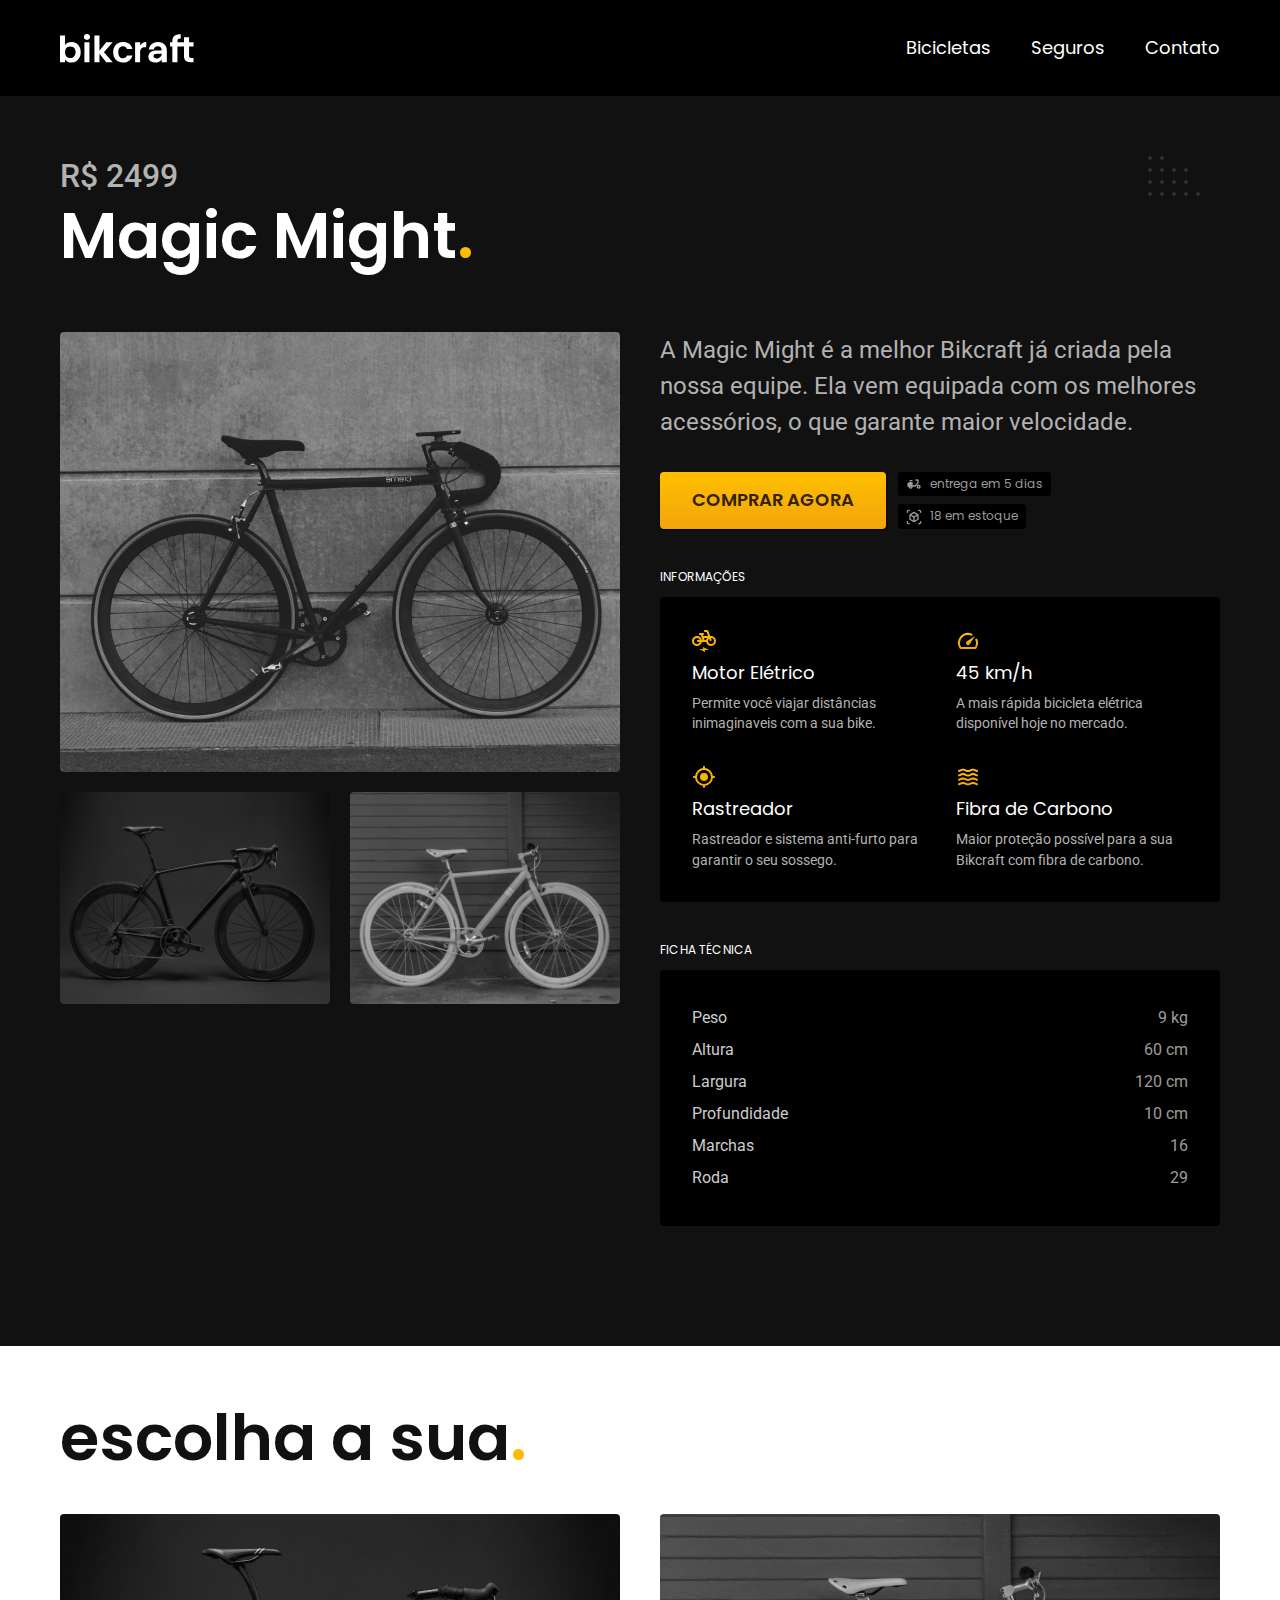
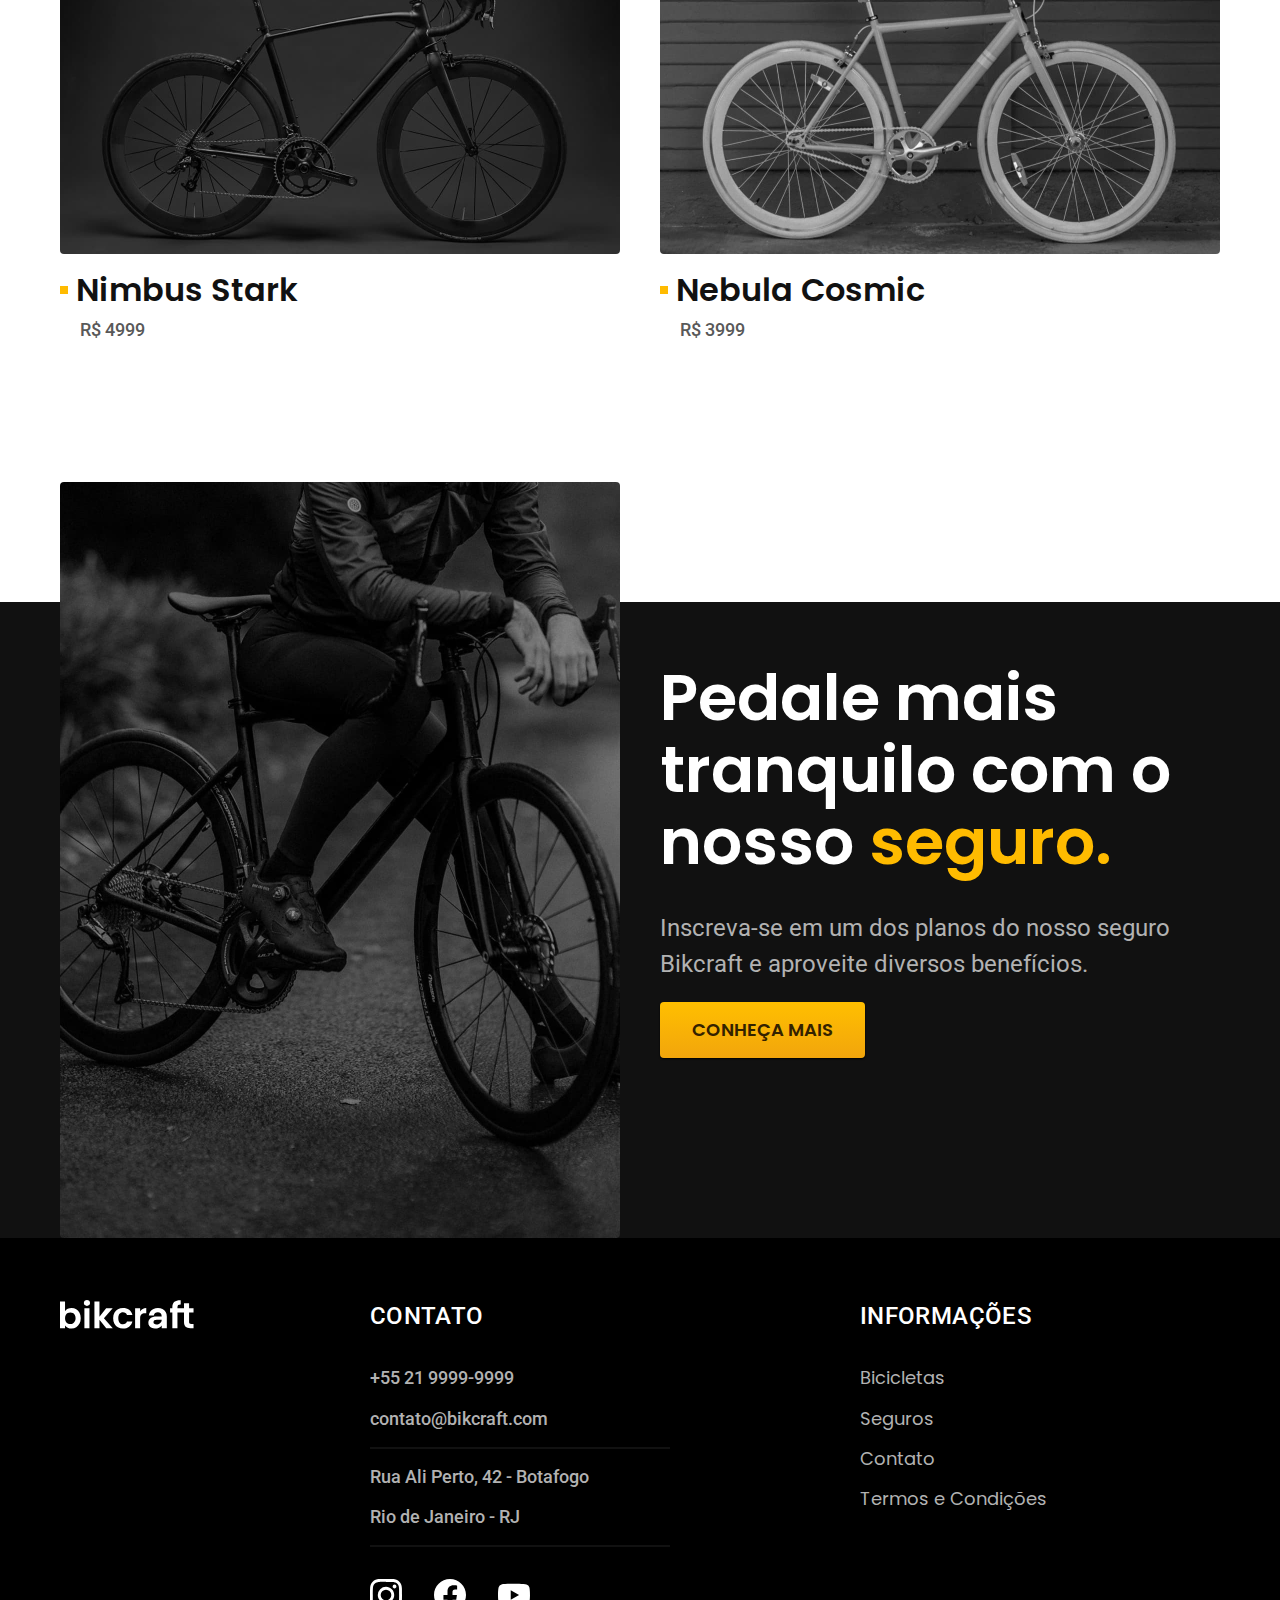
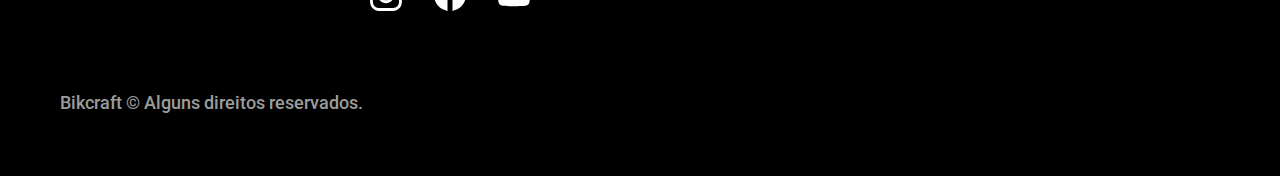
<file: bicicletas/magic.html>
<!DOCTYPE html>
<html lang="pt-br">

<head>
  <meta charset="UTF-8">
  <meta http-equiv="X-UA-Compatible" content="IE=edge">
  <meta name="viewport" content="width=device-width, initial-scale=1.0">
  <meta name="description" content="Termos e Condições">

  <title>Magic | Bikcraft</title>

  <link rel="stylesheet" href="../css/style.css">

  <!--Tipografia-->
  <link rel="preconnect" href="https://fonts.googleapis.com">
  <link rel="preconnect" href="https://fonts.gstatic.com" crossorigin>
  <link
    href="https://fonts.googleapis.com/css2?family=Merriweather:ital,wght@1,900&family=Poppins:wght@400;600&family=Roboto:wght@400;500&display=swap"
    rel="stylesheet">

</head>

<body id="bicicleta">

  <header class="header-bg">
    <div class="header container">

      <a href="./"><img src="../img/bikcraft.svg" alt="Bikcraft"></a>

      <nav aria-label="primaria">
        <ul class="header-menu font-1-m cor-0">
          <li><a href="./bicicletas.html">Bicicletas</a></li>
          <li><a href="./seguros.html">Seguros</a></li>
          <li><a href="./contato">Contato</a></li>
        </ul>
      </nav>
    </div>
  </header>

  <main class="titulo-bg">
    <div>
      <div class="titulo container">
        <p class="font-2-xl cor-5">R$ 2499</p>
        <h1 class="font-1-xxl cor-0">Magic Might<span class="cor-p1">.</span></h1>
      </div>
    </div>

    <div class="bicicleta container">
      <div class="bicicleta-imagens">
        <img src="../img/bicicleta/nimbus2.jpg" alt="">
        <img src="../img/bicicleta/nimbus1.jpg" alt="">
        <img src="../img/bicicleta/nimbus3.jpg" alt="">
      </div>
      <div class="bicicleta-conteudo">
        <p class="font-2-l cor-5">A Magic Might é a melhor Bikcraft já criada pela nossa equipe. Ela vem equipada com
          os melhores acessórios, o que garante maior velocidade.</p>
        <div class="bicicleta-comprar">
          <a class="btn" href="../orcamento.html">Comprar Agora</a>
          <span class="font-1-xs cor-6"><img src="../img/icones/entrega.svg" alt=""> entrega em 5 dias</span>
          <span class="font-1-xs cor-6"><img src="../img/icones/estoque.svg" alt=""> 18 em estoque</span>
        </div>

        <h2 class="font-1-xs cor-0">Informações</h2>
        <ul class="bicicleta-informacoes">
          <li>
            <img src="../img/icones/eletrica.svg" alt="">
            <h3 class="font-1-m cor-0">Motor Elétrico</h3>
            <p class="font-2-xs cor-5">Permite você viajar distâncias inimaginaveis com a sua bike.</p>
          </li>
          <li>
            <img src="../img/icones/velocidade.svg" alt="">
            <h3 class="font-1-m cor-0">45 km/h</h3>
            <p class="font-2-xs cor-5">A mais rápida bicicleta elétrica disponível hoje no mercado.</p>
          </li>
          <li>
            <img src="../img/icones/rastreador.svg" alt="">
            <h3 class="font-1-m cor-0">Rastreador</h3>
            <p class="font-2-xs cor-5">Rastreador e sistema anti-furto para garantir o seu sossego.</p>
          </li>
          <li>
            <img src="../img/icones/carbono.svg" alt="">
            <h3 class="font-1-m cor-0">Fibra de Carbono</h3>
            <p class="font-2-xs cor-5">Maior proteção possível para a sua Bikcraft com fibra de carbono.</p>
          </li>
        </ul>
        <h2 class="font-1-xs cor-0">Ficha Técnica</h2>
        <ul class="bicicleta-ficha font-2-s cor-4">
          <li>Peso <span>9 kg</span></li>
          <li>Altura <span>60 cm</span></li>
          <li>Largura <span>120 cm</span></li>
          <li>Profundidade <span>10 cm</span></li>
          <li>Marchas <span>16</span></li>
          <li>Roda <span>29</span></li>
        </ul>
      </div>
    </div>
  </main>

  <article class="bicicletas-lista container">
    <h2 class="font-1-xxl">escolha a sua<span class="cor-p1">.</span></h2>
    <ul>
      <li>
        <a href="./nimbus.html">
          <img src="../img/bicicletas/nimbus.jpg" alt="Bicicleta preta">
          <h3 class="font-1-xl">Nimbus Stark</h3>
          <span class="font-2-m cor-8">R$ 4999</span>
        </a>
      </li>
      <li>
        <a href="./nebula.html">
          <img src="../img/bicicletas/nebula.jpg" alt="Bicicleta preta">
          <h3 class="font-1-xl">Nebula Cosmic</h3>
          <span class="font-2-m cor-8">R$ 3999</span>
        </a>
      </li>
    </ul>
  </article>

  <article class="seguro-bg">
    <div class="seguro container">
      <div class="seguro-imagem">
        <img src="../img/fotos/seguros.jpg" alt="Pessoa parada em cima de uma bicicleta.">
      </div>
      <div class="seguro-conteudo">
        <h2 class="font-1-xxl cor-0">Pedale mais tranquilo com o nosso <span class="cor-p1">seguro.</span></h2>
        <p class="font-2-l cor-5">Inscreva-se em um dos planos do nosso seguro Bikcraft e aproveite diversos benefícios.</p>
        <a class="btn" href="../seguros.html">Conheça Mais</a>
      </div>
    </div>
  </article>

  <footer class="footer-bg">
    <div class="footer container">
      <img src="../img/bikcraft.svg" alt="Bikcraft">
      <div class="footer-contato">
        <h3 class="font-2-l-b cor-0">Contato</h3>
        <ul class="font-2-m cor-5">
          <li><a href="tel:+552199999999">+55 21 9999-9999</a></li>
          <li><a href="mailto:contato@bikcraft.com">contato@bikcraft.com</a></li>
          <li>Rua Ali Perto, 42 - Botafogo</li>
          <li>Rio de Janeiro - RJ</li>
        </ul>
        <div class="footer-redes">
          <a href="./">
            <img src="../img/redes/instagram.svg" alt="Instagram">
          </a>
          <a href="./">
            <img src="../img/redes/facebook.svg" alt="Facebook">
          </a>
          <a href="./">
            <img src="../img/redes/youtube.svg" alt="Youtube">
          </a>
        </div>
      </div>
      <div class="footer-informacoes">
        <h3 class="font-2-l-b cor-0">Informações</h3>
        <nav>
          <ul class="font-1-m cor-5">
            <li><a href="../bicicletas.html">Bicicletas</a></li>
            <li><a href="../seguros.html">Seguros</a></li>
            <li><a href="../contato.html">Contato</a></li>
            <li><a href="../termos.html">Termos e Condições</a></li>
          </ul>
        </nav>
      </div>
      <p class="footer-copy font-2-m cor-6">Bikcraft © Alguns direitos reservados.</p>
    </div>
  </footer>


</body>

</html>
</file>
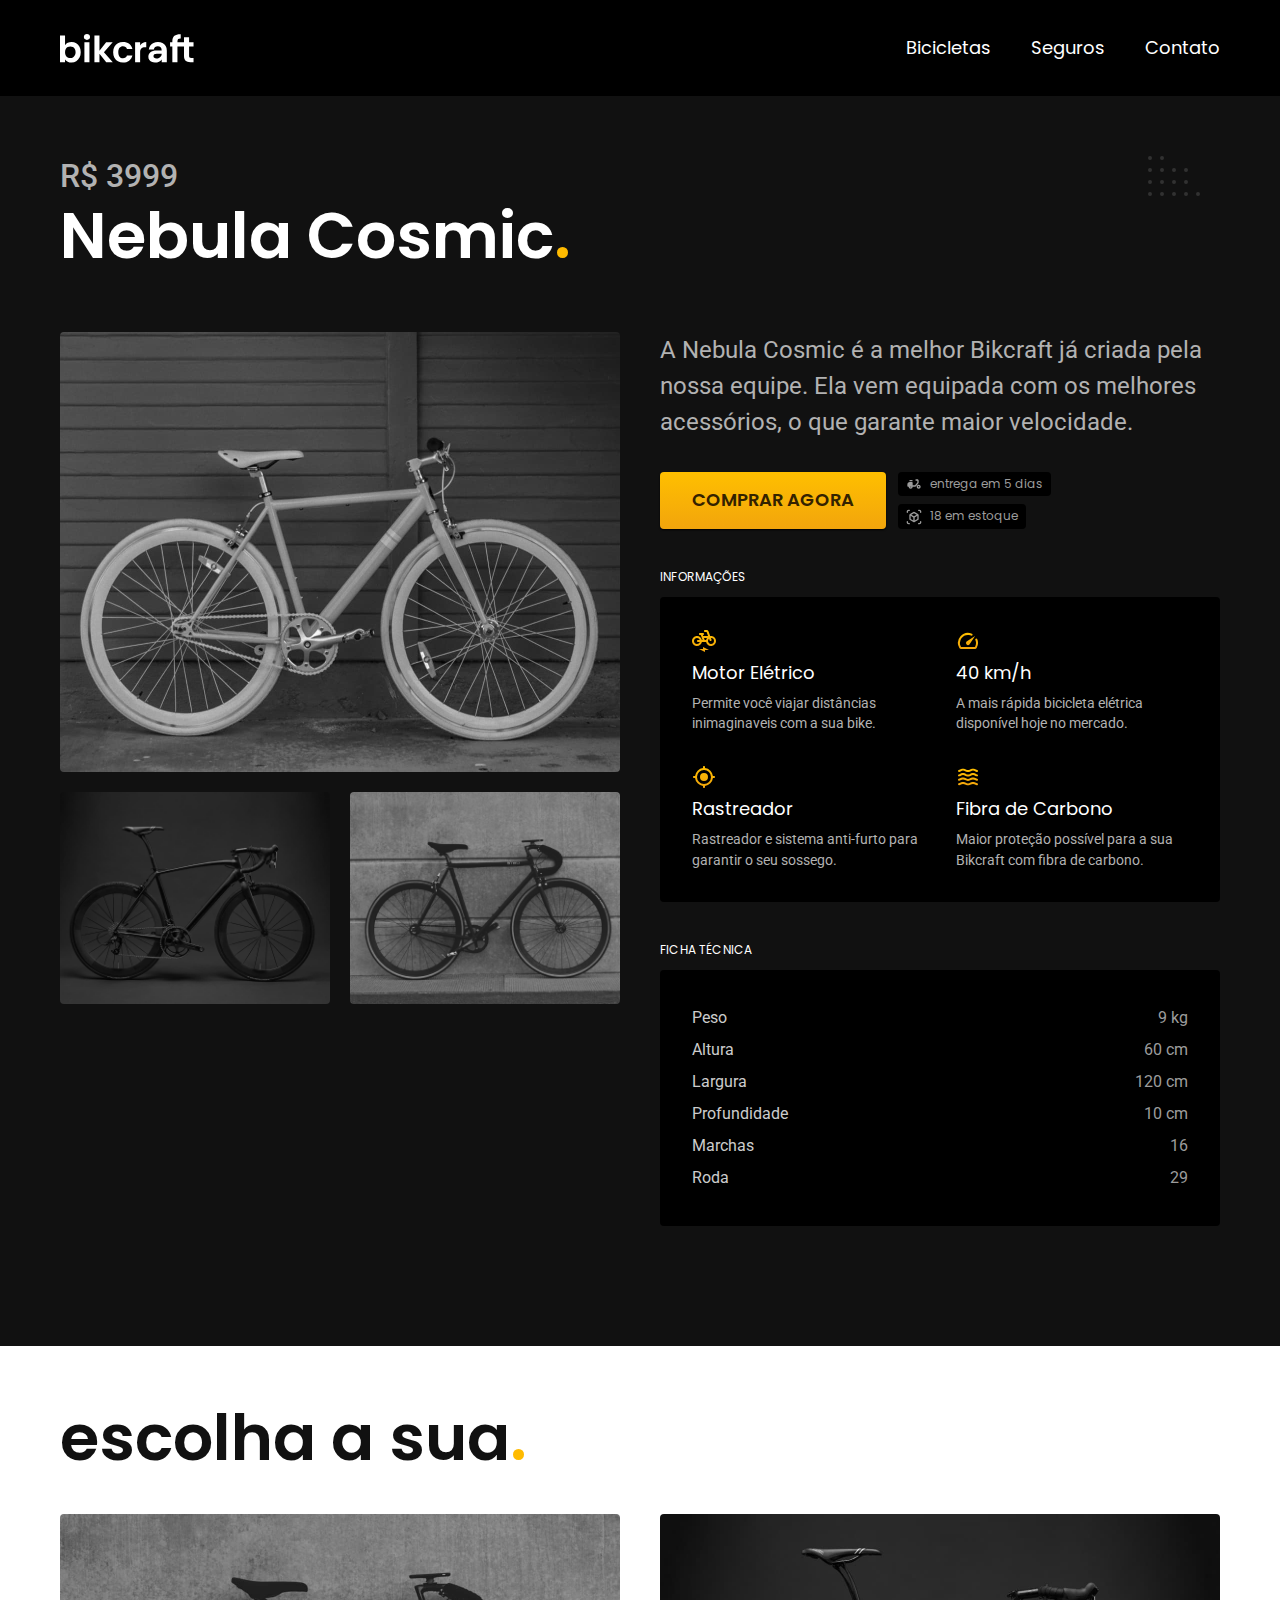
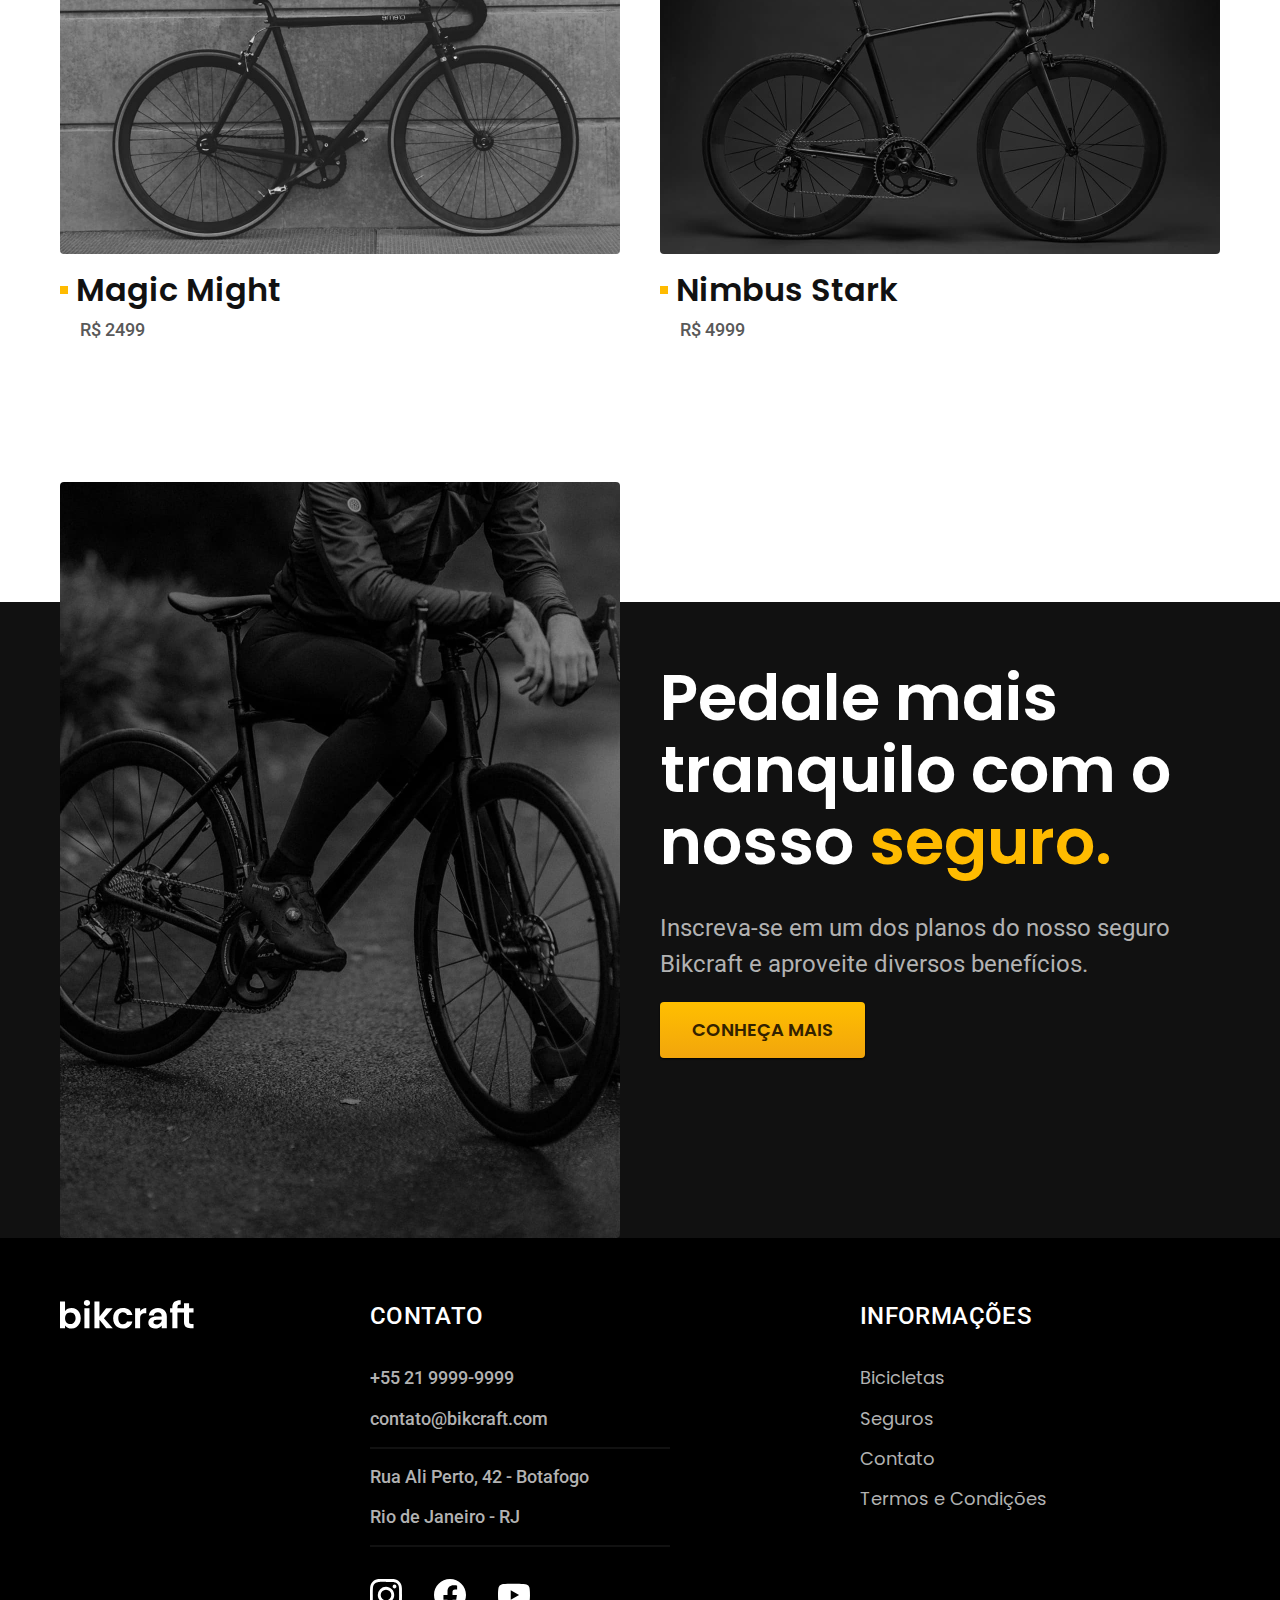
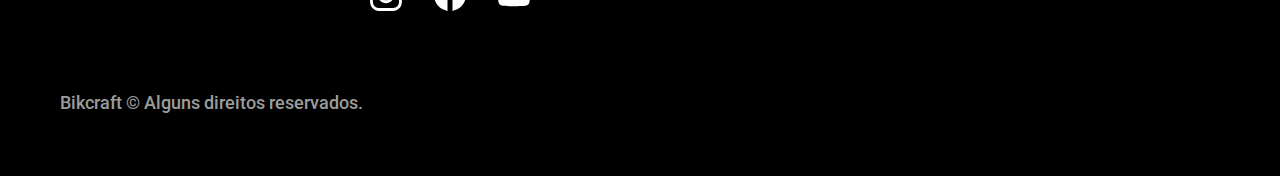
<file: bicicletas/nebula.html>
<!DOCTYPE html>
<html lang="pt-br">

<head>
  <meta charset="UTF-8">
  <meta http-equiv="X-UA-Compatible" content="IE=edge">
  <meta name="viewport" content="width=device-width, initial-scale=1.0">
  <meta name="description" content="Termos e Condições">

  <title>Nebula | Bikcraft</title>

  <link rel="stylesheet" href="../css/style.css">

  <!--Tipografia-->
  <link rel="preconnect" href="https://fonts.googleapis.com">
  <link rel="preconnect" href="https://fonts.gstatic.com" crossorigin>
  <link
    href="https://fonts.googleapis.com/css2?family=Merriweather:ital,wght@1,900&family=Poppins:wght@400;600&family=Roboto:wght@400;500&display=swap"
    rel="stylesheet">

</head>

<body id="bicicleta">

  <header class="header-bg">
    <div class="header container">

      <a href="./"><img src="../img/bikcraft.svg" alt="Bikcraft"></a>

      <nav aria-label="primaria">
        <ul class="header-menu font-1-m cor-0">
          <li><a href="./bicicletas.html">Bicicletas</a></li>
          <li><a href="./seguros.html">Seguros</a></li>
          <li><a href="./contato">Contato</a></li>
        </ul>
      </nav>
    </div>
  </header>

  <main class="titulo-bg">
    <div>
      <div class="titulo container">
        <p class="font-2-xl cor-5">R$ 3999</p>
        <h1 class="font-1-xxl cor-0">Nebula Cosmic<span class="cor-p1">.</span></h1>
      </div>
    </div>

    <div class="bicicleta container">
      <div class="bicicleta-imagens">
        <img src="../img/bicicleta/nimbus3.jpg" alt="">
        <img src="../img/bicicleta/nimbus1.jpg" alt="">
        <img src="../img/bicicleta/nimbus2.jpg" alt="">
      </div>
      <div class="bicicleta-conteudo">
        <p class="font-2-l cor-5">A Nebula Cosmic é a melhor Bikcraft já criada pela nossa equipe. Ela vem equipada com
          os melhores acessórios, o que garante maior velocidade.</p>
        <div class="bicicleta-comprar">
          <a class="btn" href="../orcamento.html">Comprar Agora</a>
          <span class="font-1-xs cor-6"><img src="../img/icones/entrega.svg" alt=""> entrega em 5 dias</span>
          <span class="font-1-xs cor-6"><img src="../img/icones/estoque.svg" alt=""> 18 em estoque</span>
        </div>

        <h2 class="font-1-xs cor-0">Informações</h2>
        <ul class="bicicleta-informacoes">
          <li>
            <img src="../img/icones/eletrica.svg" alt="">
            <h3 class="font-1-m cor-0">Motor Elétrico</h3>
            <p class="font-2-xs cor-5">Permite você viajar distâncias inimaginaveis com a sua bike.</p>
          </li>
          <li>
            <img src="../img/icones/velocidade.svg" alt="">
            <h3 class="font-1-m cor-0">40 km/h</h3>
            <p class="font-2-xs cor-5">A mais rápida bicicleta elétrica disponível hoje no mercado.</p>
          </li>
          <li>
            <img src="../img/icones/rastreador.svg" alt="">
            <h3 class="font-1-m cor-0">Rastreador</h3>
            <p class="font-2-xs cor-5">Rastreador e sistema anti-furto para garantir o seu sossego.</p>
          </li>
          <li>
            <img src="../img/icones/carbono.svg" alt="">
            <h3 class="font-1-m cor-0">Fibra de Carbono</h3>
            <p class="font-2-xs cor-5">Maior proteção possível para a sua Bikcraft com fibra de carbono.</p>
          </li>
        </ul>
        <h2 class="font-1-xs cor-0">Ficha Técnica</h2>
        <ul class="bicicleta-ficha font-2-s cor-4">
          <li>Peso <span>9 kg</span></li>
          <li>Altura <span>60 cm</span></li>
          <li>Largura <span>120 cm</span></li>
          <li>Profundidade <span>10 cm</span></li>
          <li>Marchas <span>16</span></li>
          <li>Roda <span>29</span></li>
        </ul>
      </div>
    </div>
  </main>

  <article class="bicicletas-lista container">
    <h2 class="font-1-xxl">escolha a sua<span class="cor-p1">.</span></h2>
    <ul>
      <li>
        <a href="./magic.html">
          <img src="../img/bicicletas/magic.jpg" alt="Bicicleta preta">
          <h3 class="font-1-xl">Magic Might</h3>
          <span class="font-2-m cor-8">R$ 2499</span>
        </a>
      </li>
      <li>
        <a href="./nimbus.html">
          <img src="../img/bicicletas/nimbus.jpg" alt="Bicicleta preta">
          <h3 class="font-1-xl">Nimbus Stark</h3>
          <span class="font-2-m cor-8">R$ 4999</span>
        </a>
      </li>
    </ul>
  </article>

  <article class="seguro-bg">
    <div class="seguro container">
      <div class="seguro-imagem">
        <img src="../img/fotos/seguros.jpg" alt="Pessoa parada em cima de uma bicicleta.">
      </div>
      <div class="seguro-conteudo">
        <h2 class="font-1-xxl cor-0">Pedale mais tranquilo com o nosso <span class="cor-p1">seguro.</span></h2>
        <p class="font-2-l cor-5">Inscreva-se em um dos planos do nosso seguro Bikcraft e aproveite diversos benefícios.
        </p>
        <a class="btn" href="../seguros.html">Conheça Mais</a>
      </div>
    </div>
  </article>

  <footer class="footer-bg">
    <div class="footer container">
      <img src="../img/bikcraft.svg" alt="Bikcraft">
      <div class="footer-contato">
        <h3 class="font-2-l-b cor-0">Contato</h3>
        <ul class="font-2-m cor-5">
          <li><a href="tel:+552199999999">+55 21 9999-9999</a></li>
          <li><a href="mailto:contato@bikcraft.com">contato@bikcraft.com</a></li>
          <li>Rua Ali Perto, 42 - Botafogo</li>
          <li>Rio de Janeiro - RJ</li>
        </ul>
        <div class="footer-redes">
          <a href="./">
            <img src="../img/redes/instagram.svg" alt="Instagram">
          </a>
          <a href="./">
            <img src="../img/redes/facebook.svg" alt="Facebook">
          </a>
          <a href="./">
            <img src="../img/redes/youtube.svg" alt="Youtube">
          </a>
        </div>
      </div>
      <div class="footer-informacoes">
        <h3 class="font-2-l-b cor-0">Informações</h3>
        <nav>
          <ul class="font-1-m cor-5">
            <li><a href="../bicicletas.html">Bicicletas</a></li>
            <li><a href="../seguros.html">Seguros</a></li>
            <li><a href="../contato.html">Contato</a></li>
            <li><a href="../termos.html">Termos e Condições</a></li>
          </ul>
        </nav>
      </div>
      <p class="footer-copy font-2-m cor-6">Bikcraft © Alguns direitos reservados.</p>
    </div>
  </footer>


</body>

</html>
</file>
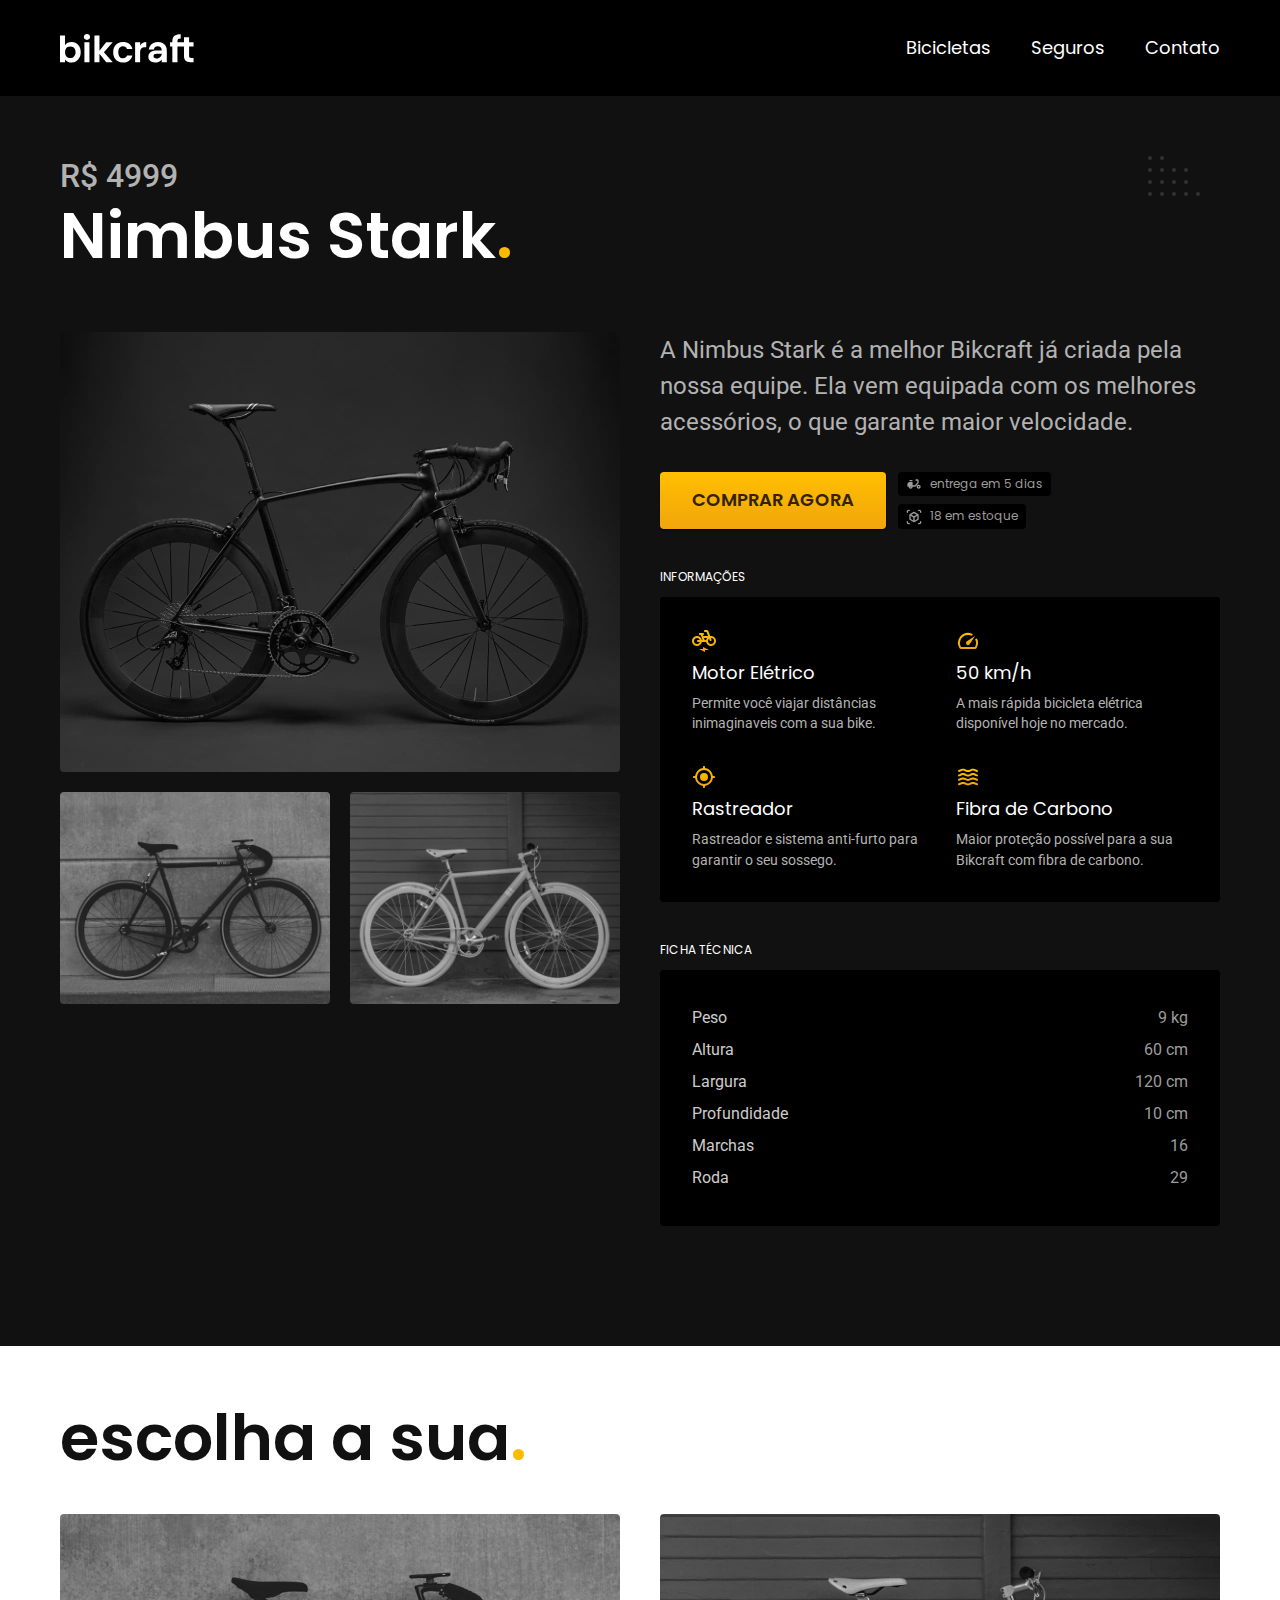
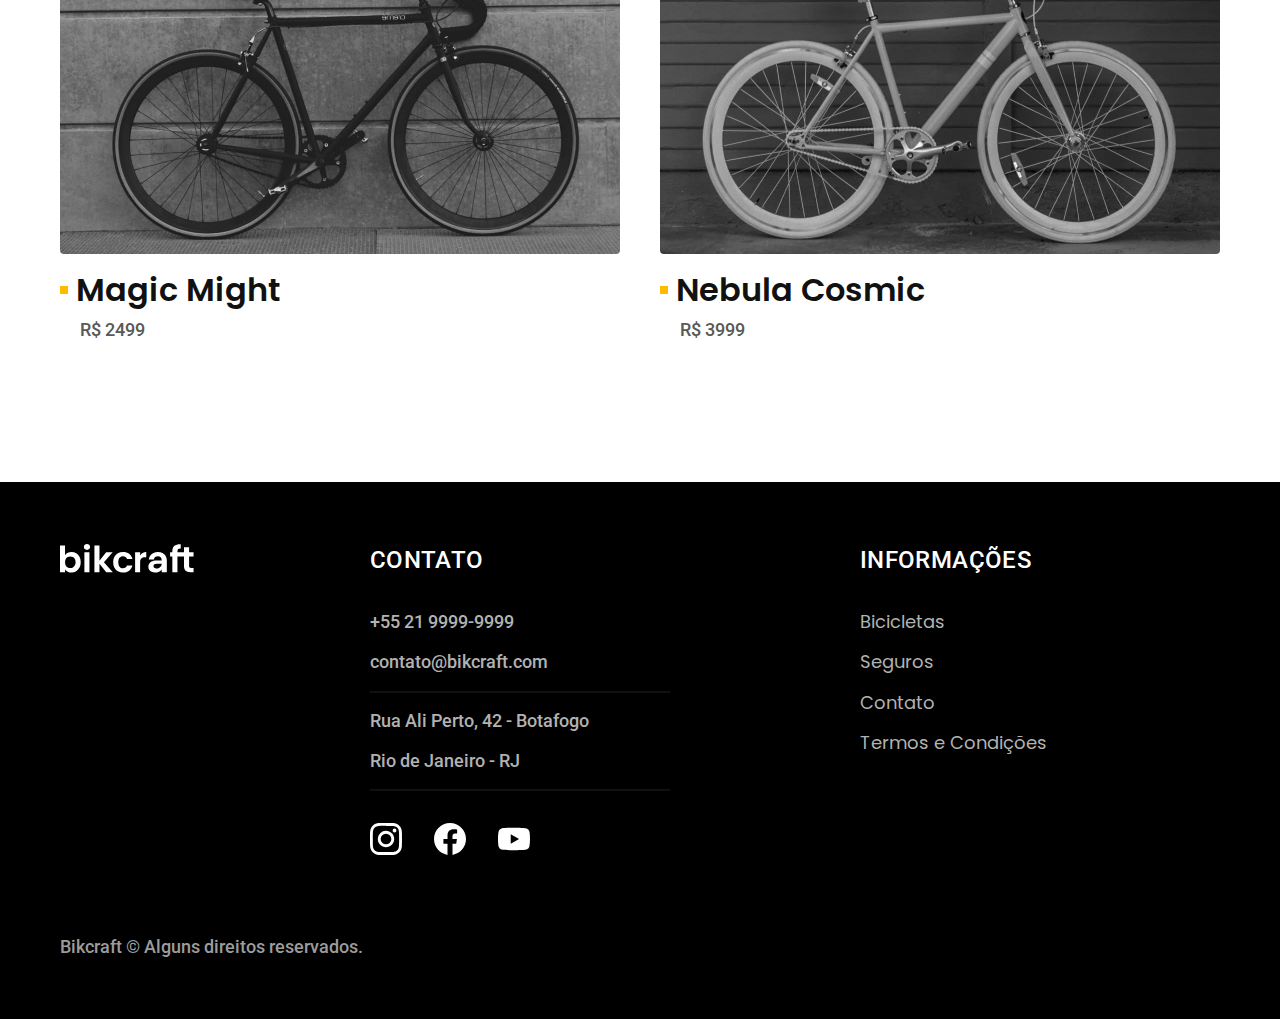
<file: bicicletas/nimbus.html>
<!DOCTYPE html>
<html lang="pt-br">

<head>
  <meta charset="UTF-8">
  <meta http-equiv="X-UA-Compatible" content="IE=edge">
  <meta name="viewport" content="width=device-width, initial-scale=1.0">
  <meta name="description" content="Termos e Condições">

  <title>Termos e Condições | Bikcraft</title>

  <link rel="stylesheet" href="../css/style.css">

  <!--Tipografia-->
  <link rel="preconnect" href="https://fonts.googleapis.com">
  <link rel="preconnect" href="https://fonts.gstatic.com" crossorigin>
  <link
    href="https://fonts.googleapis.com/css2?family=Merriweather:ital,wght@1,900&family=Poppins:wght@400;600&family=Roboto:wght@400;500&display=swap"
    rel="stylesheet">

</head>

<body id="bicicleta">

  <header class="header-bg">
    <div class="header container">

      <a href="./"><img src="../img/bikcraft.svg" alt="Bikcraft"></a>

      <nav aria-label="primaria">
        <ul class="header-menu font-1-m cor-0">
          <li><a href="./bicicletas.html">Bicicletas</a></li>
          <li><a href="./seguros.html">Seguros</a></li>
          <li><a href="./contato">Contato</a></li>
        </ul>
      </nav>
    </div>
  </header>

  <main class="titulo-bg">
    <div>
      <div class="titulo container">
        <p class="font-2-xl cor-5">R$ 4999</p>
        <h1 class="font-1-xxl cor-0">Nimbus Stark<span class="cor-p1">.</span></h1>
      </div>
    </div>

    <div class="bicicleta container">
      <div class="bicicleta-imagens">
        <img src="../img/bicicleta/nimbus1.jpg" alt="">
        <img src="../img/bicicleta/nimbus2.jpg" alt="">
        <img src="../img/bicicleta/nimbus3.jpg" alt="">
      </div>
      <div class="bicicleta-conteudo">
        <p class="font-2-l cor-5">A Nimbus Stark é a melhor Bikcraft já criada pela nossa equipe. Ela vem equipada com
          os melhores acessórios, o que garante maior velocidade.</p>
        <div class="bicicleta-comprar">
          <a class="btn" href="../orcamento.html">Comprar Agora</a>
          <span class="font-1-xs cor-6"><img src="../img/icones/entrega.svg" alt=""> entrega em 5 dias</span>
          <span class="font-1-xs cor-6"><img src="../img/icones/estoque.svg" alt=""> 18 em estoque</span>
        </div>

        <h2 class="font-1-xs cor-0">Informações</h2>
        <ul class="bicicleta-informacoes">
          <li>
            <img src="../img/icones/eletrica.svg" alt="">
            <h3 class="font-1-m cor-0">Motor Elétrico</h3>
            <p class="font-2-xs cor-5">Permite você viajar distâncias inimaginaveis com a sua bike.</p>
          </li>
          <li>
            <img src="../img/icones/velocidade.svg" alt="">
            <h3 class="font-1-m cor-0">50 km/h</h3>
            <p class="font-2-xs cor-5">A mais rápida bicicleta elétrica disponível hoje no mercado.</p>
          </li>
          <li>
            <img src="../img/icones/rastreador.svg" alt="">
            <h3 class="font-1-m cor-0">Rastreador</h3>
            <p class="font-2-xs cor-5">Rastreador e sistema anti-furto para garantir o seu sossego.</p>
          </li>
          <li>
            <img src="../img/icones/carbono.svg" alt="">
            <h3 class="font-1-m cor-0">Fibra de Carbono</h3>
            <p class="font-2-xs cor-5">Maior proteção possível para a sua Bikcraft com fibra de carbono.</p>
          </li>
        </ul>
        <h2 class="font-1-xs cor-0">Ficha Técnica</h2>
        <ul class="bicicleta-ficha font-2-s cor-4">
          <li>Peso <span>9 kg</span></li>
          <li>Altura <span>60 cm</span></li>
          <li>Largura <span>120 cm</span></li>
          <li>Profundidade <span>10 cm</span></li>
          <li>Marchas <span>16</span></li>
          <li>Roda <span>29</span></li>
        </ul>
      </div>
    </div>
  </main>

  <article class="bicicletas-lista container">
    <h2 class="font-1-xxl">escolha a sua<span class="cor-p1">.</span></h2>
    <ul>
      <li>
        <a href="./magic.html">
          <img src="../img/bicicletas/magic.jpg" alt="Bicicleta preta">
          <h3 class="font-1-xl">Magic Might</h3>
          <span class="font-2-m cor-8">R$ 2499</span>
        </a>
      </li>
      <li>
        <a href="./nebula.html">
          <img src="../img/bicicletas/nebula.jpg" alt="Bicicleta preta">
          <h3 class="font-1-xl">Nebula Cosmic</h3>
          <span class="font-2-m cor-8">R$ 3999</span>
        </a>
      </li>
    </ul>
  </article>

  <footer class="footer-bg">
    <div class="footer container">
      <img src="../img/bikcraft.svg" alt="Bikcraft">
      <div class="footer-contato">
        <h3 class="font-2-l-b cor-0">Contato</h3>
        <ul class="font-2-m cor-5">
          <li><a href="tel:+552199999999">+55 21 9999-9999</a></li>
          <li><a href="mailto:contato@bikcraft.com">contato@bikcraft.com</a></li>
          <li>Rua Ali Perto, 42 - Botafogo</li>
          <li>Rio de Janeiro - RJ</li>
        </ul>
        <div class="footer-redes">
          <a href="./">
            <img src="../img/redes/instagram.svg" alt="Instagram">
          </a>
          <a href="./">
            <img src="../img/redes/facebook.svg" alt="Facebook">
          </a>
          <a href="./">
            <img src="../img/redes/youtube.svg" alt="Youtube">
          </a>
        </div>
      </div>
      <div class="footer-informacoes">
        <h3 class="font-2-l-b cor-0">Informações</h3>
        <nav>
          <ul class="font-1-m cor-5">
            <li><a href="../bicicletas.html">Bicicletas</a></li>
            <li><a href="../seguros.html">Seguros</a></li>
            <li><a href="../contato.html">Contato</a></li>
            <li><a href="../termos.html">Termos e Condições</a></li>
          </ul>
        </nav>
      </div>
      <p class="footer-copy font-2-m cor-6">Bikcraft © Alguns direitos reservados.</p>
    </div>
  </footer>


</body>

</html>
</file>
<file: css/style.css>
@import './utilidades/tipografia.css';
@import './utilidades/cores.css';

@import './global/header.css';
@import './global/footer.css';
@import './global/global.css';

/* Utilidades*/
@import './utilidades/componentes.css';
@import './utilidades/formulario.css';

/* Home */
@import './home/introducao.css';
@import './home/depoimento.css';
@import './home/tecnologia.css';
@import './home/parceiros.css';

/* Bicicletas */
@import './bicicletas/bicicletas-lista.css';
@import './bicicletas/bicicletas.css';

/* Bicicleta */
@import './bicicleta/bicicleta.css';
@import './bicicleta/seguro.css';

/* Seguros */
@import './seguros/seguros.css';
@import './seguros/vantagens.css';
@import './seguros/perguntas.css';

/* Contato */
@import "./contato/contato.css";
@import "./contato/lojas.css";

/* Orçamento */
@import "./orcamento/orcamento.css";


/* Termos */
@import './termos/termos.css';
</file>
